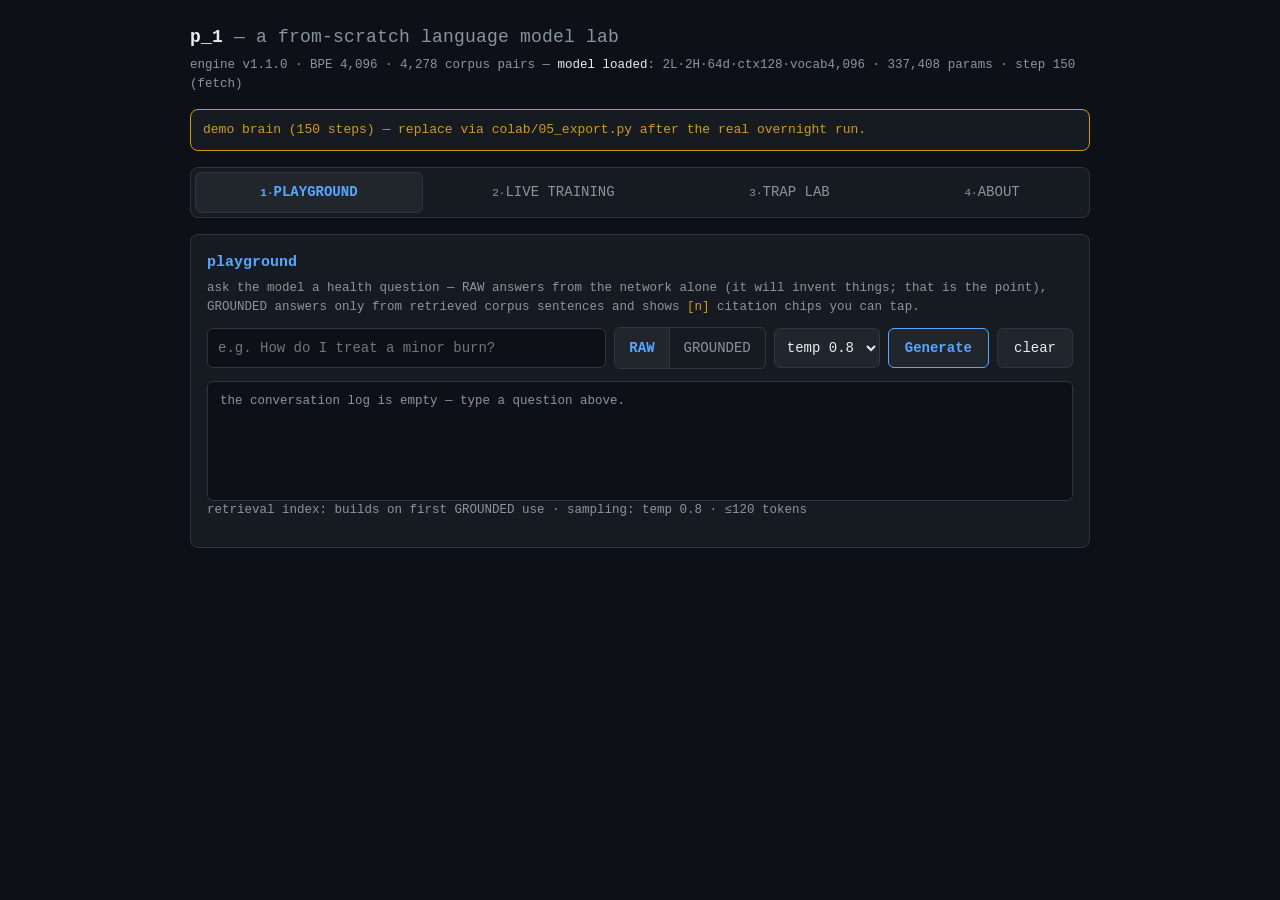
<file: docs/index.html>
<!DOCTYPE html>
<html lang="en">
<head>
<meta charset="utf-8">
<meta name="viewport" content="width=device-width, initial-scale=1">
<meta name="description" content="p_1 — a from-scratch language model lab: playground, live training, trap lab, about.">
<title>p_1 — a from-scratch language model lab</title>
<link rel="stylesheet" href="style.css">
</head>
<body>
<div class="wrap">

  <!-- ================================================================ header -->
  <header class="lab">
    <h1>p_1 <span class="dim">— a from-scratch language model lab</span></h1>
    <div class="statusline" id="status-line">loading: engine · tokenizer · weights …</div>
  </header>
  <div class="banner warn" id="demo-banner" hidden></div>
  <div class="banner err" id="boot-error" hidden></div>

  <!-- =============================================================== tab bar -->
  <nav class="tabbar" role="tablist" aria-label="lab sections">
    <button role="tab" id="tab-playground"   aria-controls="panel-playground"   aria-selected="true"  tabindex="0"><span class="tkey">1·</span>PLAYGROUND</button>
    <button role="tab" id="tab-training"     aria-controls="panel-training"     aria-selected="false" tabindex="-1"><span class="tkey">2·</span>LIVE TRAINING</button>
    <button role="tab" id="tab-traps"        aria-controls="panel-traps"        aria-selected="false" tabindex="-1"><span class="tkey">3·</span>TRAP LAB</button>
    <button role="tab" id="tab-about"        aria-controls="panel-about"        aria-selected="false" tabindex="-1"><span class="tkey">4·</span>ABOUT</button>
  </nav>

  <!-- ============================================================ PLAYGROUND -->
  <section role="tabpanel" id="panel-playground" aria-labelledby="tab-playground" tabindex="0">
    <div class="panel">
      <h2>playground</h2>
      <p class="note" id="pg-note">ask the model a health question — RAW answers from the network alone
      (it will invent things; that is the point), GROUNDED answers only from retrieved corpus sentences
      and shows <span class="warntx">[n]</span> citation chips you can tap.</p>

      <div class="banner err" id="pg-error" hidden></div>

      <form class="controls" id="pg-form">
        <label for="pg-q" class="sr-only">question</label>
        <input type="text" id="pg-q" name="q" autocomplete="off" spellcheck="false"
               placeholder="e.g. How do I treat a minor burn?">
        <div class="segmented" role="group" aria-label="answer mode">
          <button type="button" id="pg-mode-raw" aria-pressed="true">RAW</button>
          <button type="button" id="pg-mode-grounded" aria-pressed="false">GROUNDED</button>
        </div>
        <label for="pg-sampling" class="sr-only">sampling</label>
        <select id="pg-sampling" title="RAW sampling">
          <option value="0.8" selected>temp 0.8</option>
          <option value="greedy">greedy</option>
        </select>
        <button type="submit" id="pg-go" class="primary">Generate</button>
        <button type="button" id="pg-stop" hidden>stop</button>
        <button type="button" id="pg-clear" title="clear the conversation log">clear</button>
      </form>

      <div class="log" id="pg-log" aria-live="polite">
        <div class="note" id="pg-placeholder">the conversation log is empty — type a question above.</div>
      </div>
      <p class="note" id="pg-foot"></p>
    </div>
  </section>

  <!-- ========================================================= LIVE TRAINING -->
  <section role="tabpanel" id="panel-training" aria-labelledby="tab-training" tabindex="0" hidden>
    <div class="panel">
      <h2>live training — the baby</h2>
      <p class="note"><b>What the baby is:</b> a char-level Config A transformer
      (2 layers · 4 heads · 128 d_model · ctx 256, ~550k params) built on the same handmade
      engine, trained <b>live in your tab</b> with the from-scratch AdamW on the first 500
      corpus Q&amp;A pairs. Watch the loss fall and the sample turn from noise into Q&amp;A shapes —
      this is the Task 6 demo, embedded untouched. The big sibling in PLAYGROUND is the byte-BPE
      Config B checkpoint.</p>
      <div class="iframe-wrap">
        <iframe id="training-frame" data-src="train_demo.html"
                title="p_1 live training demo (train_demo.html)" loading="lazy"></iframe>
      </div>
      <p class="note">heavy — the trainer only runs while you press <b>start</b> inside the frame.</p>
    </div>
  </section>

  <!-- ============================================================== TRAP LAB -->
  <section role="tabpanel" id="panel-traps" aria-labelledby="tab-traps" tabindex="0" hidden>
    <div class="panel">
      <h2>trap lab</h2>
      <p class="note">runs all <b>20 myth-traps</b> (folk beliefs the corpus actively corrects) and
      <b>20 unanswerables</b> (questions no honest corpus can settle) through the model twice:
      <span class="badtx">RAW</span> (network alone) vs <span class="ok">GROUNDED</span>
      (retrieval + extractive answer). Every answer is claim-split and verified against its top-3
      retrieved chunks; myth answers are also compared against the folk belief they could parrot.</p>

      <div class="banner err" id="tr-error" hidden></div>

      <div class="statrow" id="tr-summary">
        <div class="stat"><div class="v dim" id="tr-s1">–</div><div class="k">myths parroted · RAW</div></div>
        <div class="stat"><div class="v dim" id="tr-s2">–</div><div class="k">myths parroted · GROUNDED</div></div>
        <div class="stat"><div class="v dim" id="tr-s3">–</div><div class="k">unanswerables refused · RAW</div></div>
        <div class="stat"><div class="v dim" id="tr-s4">–</div><div class="k">unanswerables refused · GROUNDED</div></div>
      </div>

      <div class="controls">
        <button type="button" id="tr-run" class="primary">run the traps</button>
        <button type="button" id="tr-cancel" hidden>cancel</button>
      </div>
      <div class="progress" id="tr-progress" role="progressbar" aria-valuemin="0" aria-valuemax="40" aria-valuenow="0"><i></i></div>
      <p class="progline" id="tr-progline">not running.</p>

      <div class="legend">
        claim chips: <span class="badge v-supported">✓ supported</span>
        <span class="badge v-unsupported">✗ unsupported</span>
        <span class="badge v-not-in-corpus">∅ not-in-corpus</span>
        <span class="badge v-refused">refused</span>
        · flags: <span class="badge f-parrot">myth parroted</span>
        <span class="badge f-clean">clean / not parroting</span>
      </div>

      <div id="tr-results"></div>
    </div>
  </section>

  <!-- ================================================================= ABOUT -->
  <section role="tabpanel" id="panel-about" aria-labelledby="tab-about" tabindex="0" hidden>
    <div class="panel">
      <h2>what p_1 is</h2>
      <p class="note">p_1 is a small language model raised from nothing — no PyTorch, no libraries,
      no pretrained anything: an autograd engine, a byte-level BPE tokenizer, a transformer and
      AdamW, all written by hand and taught to each other in JS + Python twins. It is trained on a
      tiny health Q&amp;A corpus and served whole in your browser — you are talking to the weights
      right now, not to an API.</p>
      <p class="note">The experiment: does <b>grounding</b> (answering only from retrieved corpus
      sentences), <b>verification</b> (claim-by-claim checking against the evidence) and
      <b>abstention</b> (refusing what the corpus cannot settle) reduce hallucination — measured on
      a model that hallucinates <i>by construction</i>? A myth-contamination A/B (same model trained
      with and without folk-belief traps in the corpus) probes where the nonsense comes from.</p>
    </div>

    <div class="panel">
      <h2>latest metrics</h2>
      <div class="banner warn" id="ab-stub" hidden>demo metrics (stub answerer) — run colab/08_eval.ipynb for real numbers.</div>
      <div class="table-scroll" id="ab-metrics"></div>
      <p class="note" id="ab-metrics-note"></p>
    </div>

    <div class="panel">
      <h2>every part handmade</h2>
      <ul class="credits">
        <li><b>engine</b> — <code>tensor.js</code>: reverse-mode autograd, broadcasting, fused crossEntropy, iterative backward.</li>
        <li><b>tokenizer</b> — <code>tokenizer.js</code>: byte-level BPE, 4,096 vocab, GPT-2-style rank merging.</li>
        <li><b>transformer</b> — <code>model.js</code>: pre-LN decoder with weight-tied head, identical to the Python twin.</li>
        <li><b>AdamW</b> — <code>train.js</code>: decoupled weight decay, warmup, global-norm clipping.</li>
        <li><b>retrieval</b> — <code>retrieve.js</code>: inverted index, BM25 + tf-idf cosine over 4,278 chunks.</li>
        <li><b>verifier</b> — <code>verify.js</code>: claim splitting, content-F1 verdicts, myth comparator, refusal detection.</li>
        <li><b>weights bridge</b> — <code>weights.js</code>: parses the Colab-exported <code>web_model.bin</code> into the browser model.</li>
      </ul>
      <hr>
      <div class="linkrow">self-tests: <a href="tensor_test.html">tensor</a> ·
        <a href="tokenizer_test.html">tokenizer</a> · <a href="model_test.html">model</a> ·
        <a href="parity_test.html">JS↔NumPy parity</a> · <a href="retrieve_test.html">retrieval</a> ·
        <a href="train_demo.html">train demo</a></div>
    </div>

    <div class="panel">
      <h2>honest limitations</h2>
      <p class="note">This is a toy model that hallucinates on purpose — that IS the experiment, and
      the lab shows its failures as plainly as its successes. RAW mode invents folk remedies and
      wrong numbers; even GROUNDED mode is only as good as a 4,278-pair hobby corpus and a
      sentence-overlap verifier (no semantic understanding, no medical knowledge). Nothing here is
      medical advice: do not ask the baby for a diagnosis, ask a doctor.</p>
    </div>
  </section>

</div>

<!-- engine + models + tokenizer + retrieval + verification (all local, relative) -->
<script src="tensor.js"></script>
<script src="model.js"></script>
<script src="weights.js"></script>
<script src="tokenizer.js"></script>
<script src="tokenizer_data.js"></script>
<script src="retrieve.js"></script>
<script src="verify.js"></script>
<!-- data snapshots (file://-friendly; fetch is only the upgrade path) -->
<script src="data/corpus_docs.js"></script>
<script src="data/eval_mythtraps.js"></script>
<script src="data/eval_unanswerables.js"></script>
<script src="results/metrics.js"></script>
<!-- the lab -->
<script src="weights/web_model_data.js"></script>
<script src="app.js"></script>
</body>
</html>
</file>
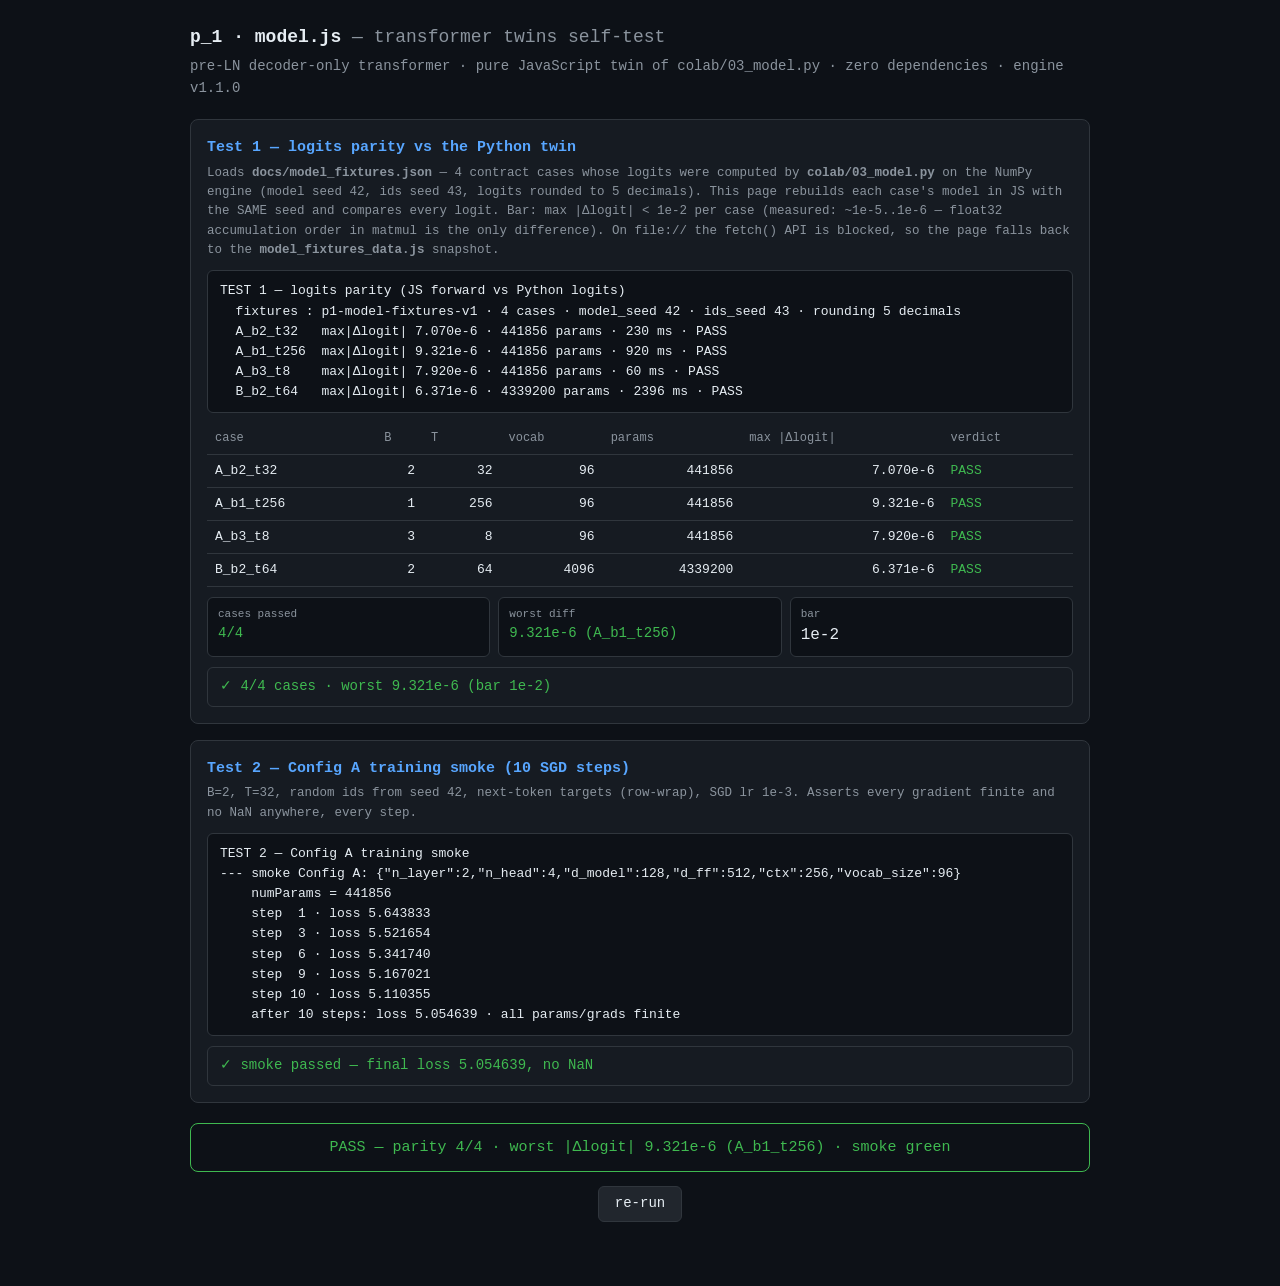
<file: docs/model_test.html>
<!DOCTYPE html>
<html lang="en">
<head>
<meta charset="utf-8">
<meta name="viewport" content="width=device-width, initial-scale=1">
<title>p_1 · model.js — transformer twins self-test</title>
<style>
  :root {
    --bg: #0d1117; --panel: #161b22; --line: #30363d;
    --tx: #e6edf3; --dim: #8b949e; --ok: #3fb950; --bad: #f85149; --acc: #58a6ff;
  }
  * { box-sizing: border-box; }
  body {
    background: var(--bg); color: var(--tx); margin: 0; padding: 24px 16px 64px;
    font: 14px/1.55 ui-monospace, SFMono-Regular, Menlo, Consolas, "Liberation Mono", monospace;
  }
  .wrap { max-width: 900px; margin: 0 auto; }
  h1 { font-size: 18px; margin: 0 0 4px; }
  h1 .dim { font-weight: normal; }
  .sub { color: var(--dim); margin-bottom: 20px; }
  .panel {
    background: var(--panel); border: 1px solid var(--line);
    border-radius: 8px; padding: 16px; margin: 16px 0;
  }
  .panel h2 { font-size: 15px; margin: 0 0 4px; color: var(--acc); }
  .note { color: var(--dim); font-size: 12.5px; margin: 0 0 10px; }
  .log {
    white-space: pre-wrap; word-break: break-all; font-size: 13px;
    background: var(--bg); border: 1px solid var(--line); border-radius: 6px;
    padding: 10px 12px; min-height: 20px; max-height: 420px; overflow-y: auto;
  }
  .status {
    margin-top: 10px; padding: 8px 12px; border: 1px solid var(--line);
    border-radius: 6px; font-size: 14px;
  }
  .ok  { color: var(--ok); }
  .bad { color: var(--bad); }
  .dim { color: var(--dim); }
  .banner {
    margin-top: 20px; padding: 12px; text-align: center; font-size: 15px;
    border: 1px solid var(--line); border-radius: 8px;
  }
  .banner.pass { border-color: var(--ok); color: var(--ok); }
  .banner.fail { border-color: var(--bad); color: var(--bad); }
  button {
    background: #21262d; color: var(--tx); border: 1px solid var(--line);
    border-radius: 6px; padding: 6px 16px; cursor: pointer; font: inherit;
  }
  button:hover { background: #30363d; }
  /* per-case table */
  table { width: 100%; border-collapse: collapse; margin-top: 10px; font-size: 13px; }
  th, td { text-align: left; padding: 6px 8px; border-bottom: 1px solid var(--line); }
  th { color: var(--dim); font-weight: normal; font-size: 12px; }
  td.num { text-align: right; }
  .verdict-pass { color: var(--ok); }
  .verdict-fail { color: var(--bad); }
  .metrics { display: flex; flex-wrap: wrap; gap: 8px; margin-top: 10px; }
  .metric {
    flex: 1 1 130px; background: var(--bg); border: 1px solid var(--line);
    border-radius: 6px; padding: 8px 10px;
  }
  .metric .k { color: var(--dim); font-size: 11px; }
  .metric .v { font-size: 16px; }
</style>
</head>
<body>
<div class="wrap">
  <h1>p_1 · model.js <span class="dim">— transformer twins self-test</span></h1>
  <div class="sub">pre-LN decoder-only transformer · pure JavaScript twin of colab/03_model.py · zero dependencies · <span id="ver"></span></div>

  <div class="panel">
    <h2>Test 1 — logits parity vs the Python twin</h2>
    <p class="note">Loads <b>docs/model_fixtures.json</b> — 4 contract cases whose logits were computed by
    <b>colab/03_model.py</b> on the NumPy engine (model seed 42, ids seed 43, logits rounded to 5 decimals).
    This page rebuilds each case's model in JS with the SAME seed and compares every logit.
    Bar: max |Δlogit| &lt; 1e-2 per case (measured: ~1e-5..1e-6 — float32 accumulation order in matmul is the only difference).
    On file:// the fetch() API is blocked, so the page falls back to the <b>model_fixtures_data.js</b> snapshot.</p>
    <div class="log" id="t1-log">loading…</div>
    <table id="t1-table">
      <thead><tr><th>case</th><th class="num">B</th><th class="num">T</th><th class="num">vocab</th><th class="num">params</th><th class="num">max |Δlogit|</th><th>verdict</th></tr></thead>
      <tbody id="t1-body"></tbody>
    </table>
    <div class="metrics">
      <div class="metric"><div class="k">cases passed</div><div class="v" id="m-pass">–</div></div>
      <div class="metric"><div class="k">worst diff</div><div class="v" id="m-worst">–</div></div>
      <div class="metric"><div class="k">bar</div><div class="v">1e-2</div></div>
    </div>
    <div class="status" id="t1-status">…</div>
  </div>

  <div class="panel">
    <h2>Test 2 — Config A training smoke (10 SGD steps)</h2>
    <p class="note">B=2, T=32, random ids from seed 42, next-token targets (row-wrap), SGD lr 1e-3.
    Asserts every gradient finite and no NaN anywhere, every step.</p>
    <div class="log" id="t2-log">running…</div>
    <div class="status" id="t2-status">…</div>
  </div>

  <div class="banner" id="banner">running…</div>
  <div style="text-align:center; margin-top:14px">
    <button onclick="location.reload()">re-run</button>
  </div>
</div>

<script src="tensor.js"></script>
<script src="model.js"></script>
<script>
'use strict';
document.getElementById('ver').textContent = 'engine v' + window.P1.VERSION;

const el = (id) => document.getElementById(id);
function logTo(id, line, replace) {
  const d = el(id);
  if (replace || d.textContent === 'loading…' || d.textContent === 'running…') d.textContent = '';
  d.textContent += line + '\n';
  d.scrollTop = d.scrollHeight;
}
const tick = () => new Promise(r => setTimeout(r, 0));

/* data loading: fetch (http://) first, then the file:// fallback — dynamically
   injecting model_fixtures_data.js (window.P1_MODEL_FIXTURES), regenerated by
   colab/gen_model_fixtures.py next to this page. */
function loadScript(src) {
  return new Promise((res, rej) => {
    const s = document.createElement('script');
    s.src = src; s.onload = () => res(true);
    s.onerror = () => rej(new Error('script load failed: ' + src));
    document.head.appendChild(s);
  });
}
async function loadFixtures(log) {
  try {
    const r = await fetch('model_fixtures.json');
    if (r.ok) { log('fixtures via fetch(model_fixtures.json)'); return await r.json(); }
    log('fetch model_fixtures.json -> HTTP ' + r.status);
  } catch (e) {
    log('fetch() unavailable here (' + (e.message || 'blocked') + ')');
  }
  log('falling back to model_fixtures_data.js (file:// snapshot)…');
  await loadScript('model_fixtures_data.js');
  if (!window.P1_MODEL_FIXTURES) {
    throw new Error('model_fixtures_data.js loaded but window.P1_MODEL_FIXTURES missing — regenerate via colab/gen_model_fixtures.py');
  }
  return window.P1_MODEL_FIXTURES;
}

let PARITY_OK = false, SMOKE_OK = false;

async function test1(fixtures) {
  const log = (s, r) => logTo('t1-log', s, r);
  log('TEST 1 — logits parity (JS forward vs Python logits)', true);
  log('  fixtures : ' + fixtures.format + ' · ' + fixtures.cases.length + ' cases · model_seed ' +
      fixtures.model_seed + ' · ids_seed ' + fixtures.ids_seed +
      ' · rounding ' + fixtures.rounding_decimals + ' decimals');
  const body = el('t1-body');
  body.innerHTML = '';
  let pass = 0, worst = 0, worstCase = '';
  for (let i = 0; i < fixtures.cases.length; i++) {
    const c = fixtures.cases[i];
    await tick();
    const model = new P1.Transformer(c.config, c.model_seed);
    const B = c.B, T = c.T, V = c.config.vocab_size;
    const ids = [];
    for (const row of c.ids) for (const t of row) ids.push(t);
    const t0 = performance.now();
    const logits = model.forward(ids, B);
    const ms = Math.round(performance.now() - t0);
    let maxDiff = 0;
    for (let b = 0; b < B; b++) {
      for (let t = 0; t < T; t++) {
        const row = c.logits[b][t], off = (b * T + t) * V;
        for (let j = 0; j < V; j++) {
          const d = Math.abs(logits.data[off + j] - row[j]);
          if (d > maxDiff) maxDiff = d;
        }
      }
    }
    const ok = maxDiff < 1e-2 && model.numParams() === c.num_params;
    if (ok) pass++;
    if (maxDiff > worst) { worst = maxDiff; worstCase = c.name; }
    const tr = document.createElement('tr');
    tr.innerHTML = '<td>' + c.name + '</td>' +
      '<td class="num">' + B + '</td><td class="num">' + T + '</td>' +
      '<td class="num">' + V + '</td><td class="num">' + model.numParams() + '</td>' +
      '<td class="num">' + maxDiff.toExponential(3) + '</td>' +
      '<td class="' + (ok ? 'verdict-pass' : 'verdict-fail') + '">' + (ok ? 'PASS' : 'FAIL') + '</td>';
    body.appendChild(tr);
    log('  ' + c.name.padEnd(10) + ' max|Δlogit| ' + maxDiff.toExponential(3) +
        ' · ' + model.numParams() + ' params · ' + ms + ' ms · ' + (ok ? 'PASS' : 'FAIL'));
  }
  PARITY_OK = pass === fixtures.cases.length;
  el('m-pass').textContent = pass + '/' + fixtures.cases.length;
  el('m-pass').className = PARITY_OK ? 'ok' : 'bad';
  el('m-worst').textContent = worst.toExponential(3) + ' (' + worstCase + ')';
  el('m-worst').className = PARITY_OK ? 'ok' : 'bad';
  el('t1-status').textContent = PARITY_OK
    ? ('✓ ' + pass + '/' + fixtures.cases.length + ' cases · worst ' + worst.toExponential(3) + ' (bar 1e-2)')
    : ('✗ parity FAILED — worst ' + worst.toExponential(3) + ' at ' + worstCase);
  el('t1-status').className = PARITY_OK ? 'status ok' : 'status bad';
}

async function test2() {
  const log = (s, r) => logTo('t2-log', s, r);
  log('TEST 2 — Config A training smoke', true);
  try {
    await tick();
    const res = P1.MODEL.smoke(P1.MODEL.CONFIG_A, 'Config A', (s) => log(s));
    SMOKE_OK = true;
    el('t2-status').textContent = '✓ smoke passed — final loss ' + res.loss.toFixed(6) + ', no NaN';
    el('t2-status').className = 'status ok';
  } catch (e) {
    SMOKE_OK = false;
    log('  ✗ ' + (e.stack || e.message));
    el('t2-status').textContent = '✗ smoke FAILED — ' + e.message;
    el('t2-status').className = 'status bad';
  }
}

(async function main() {
  const banner = el('banner');
  try {
    const fixtures = await loadFixtures((s) => logTo('t1-log', s));
    await test1(fixtures);
    await test2();
    if (PARITY_OK && SMOKE_OK) {
      banner.textContent = 'PASS — parity ' + el('m-pass').textContent + ' · worst |Δlogit| ' + el('m-worst').textContent + ' · smoke green';
      banner.className = 'banner pass';
    } else {
      banner.textContent = 'FAIL — see panels above';
      banner.className = 'banner fail';
    }
  } catch (e) {
    banner.textContent = 'FAIL — ' + (e.message || e);
    banner.className = 'banner fail';
  }
})();
</script>
</body>
</html>
</file>
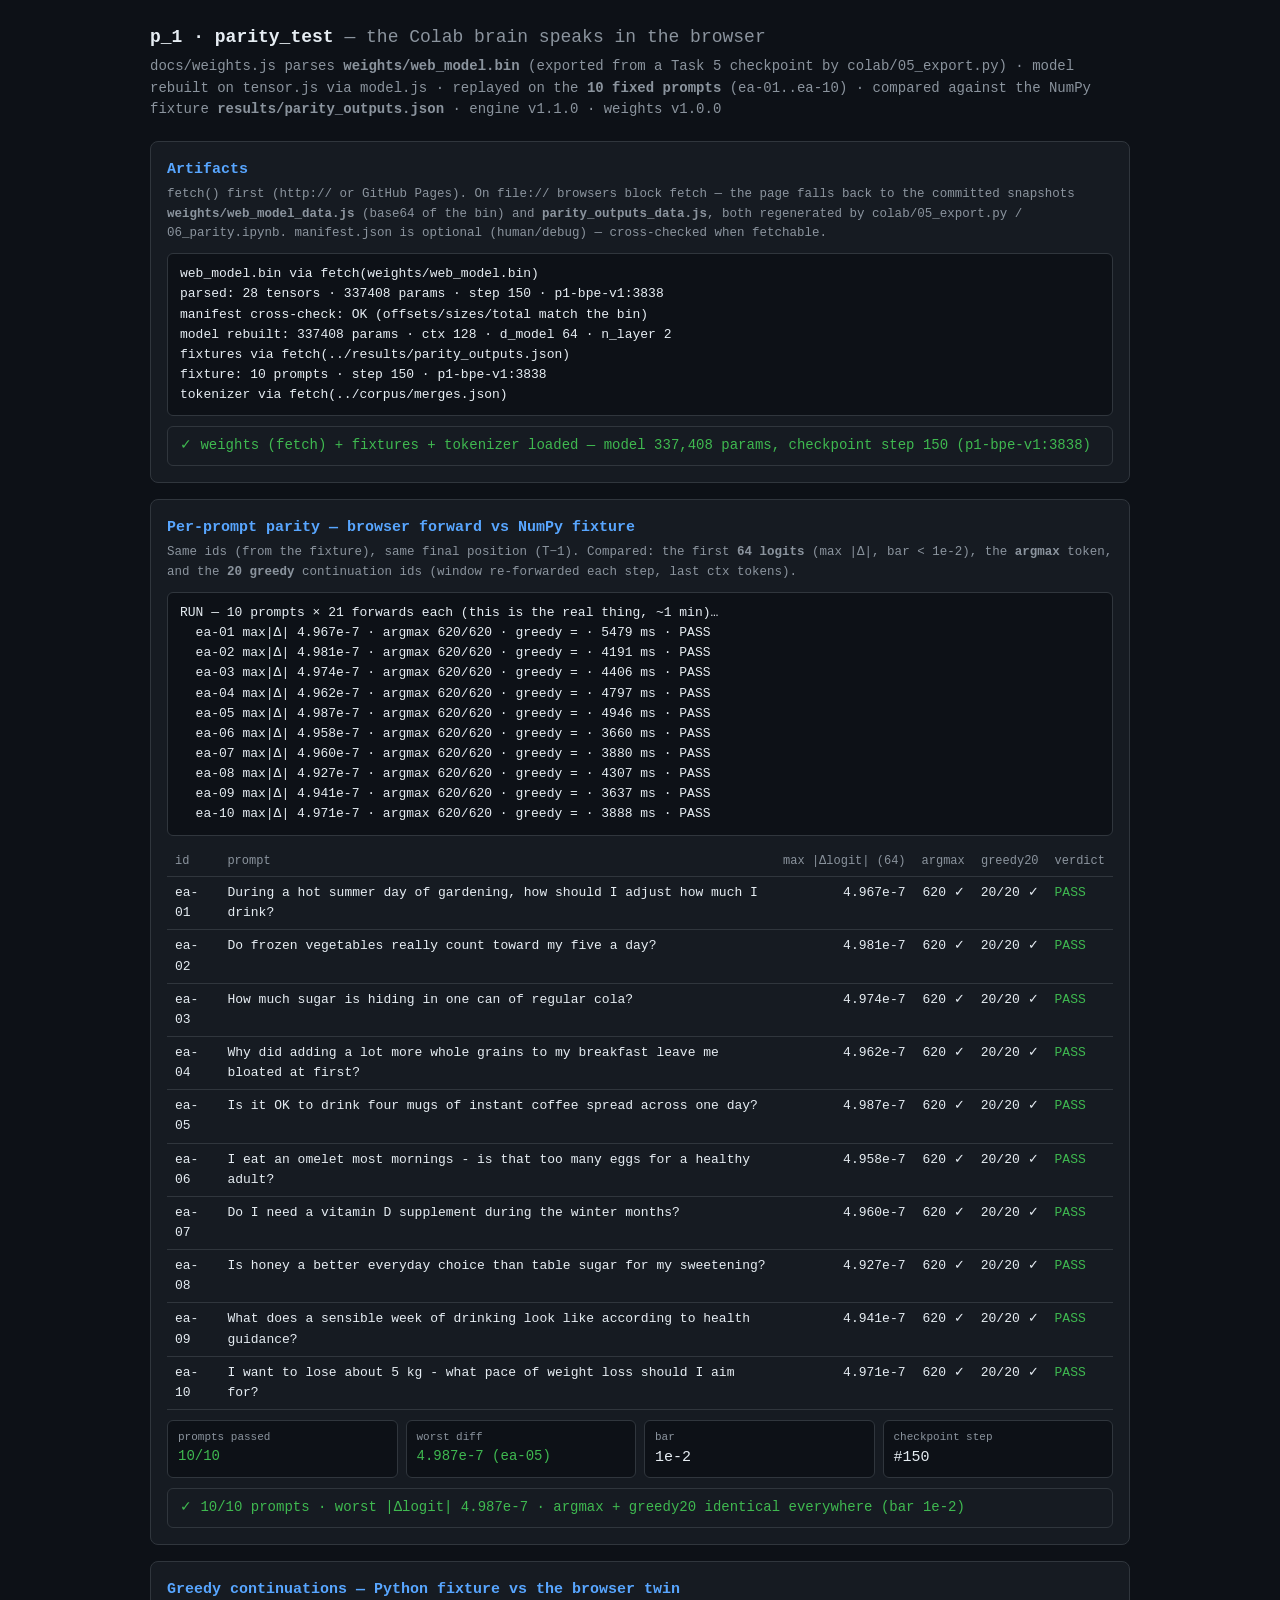
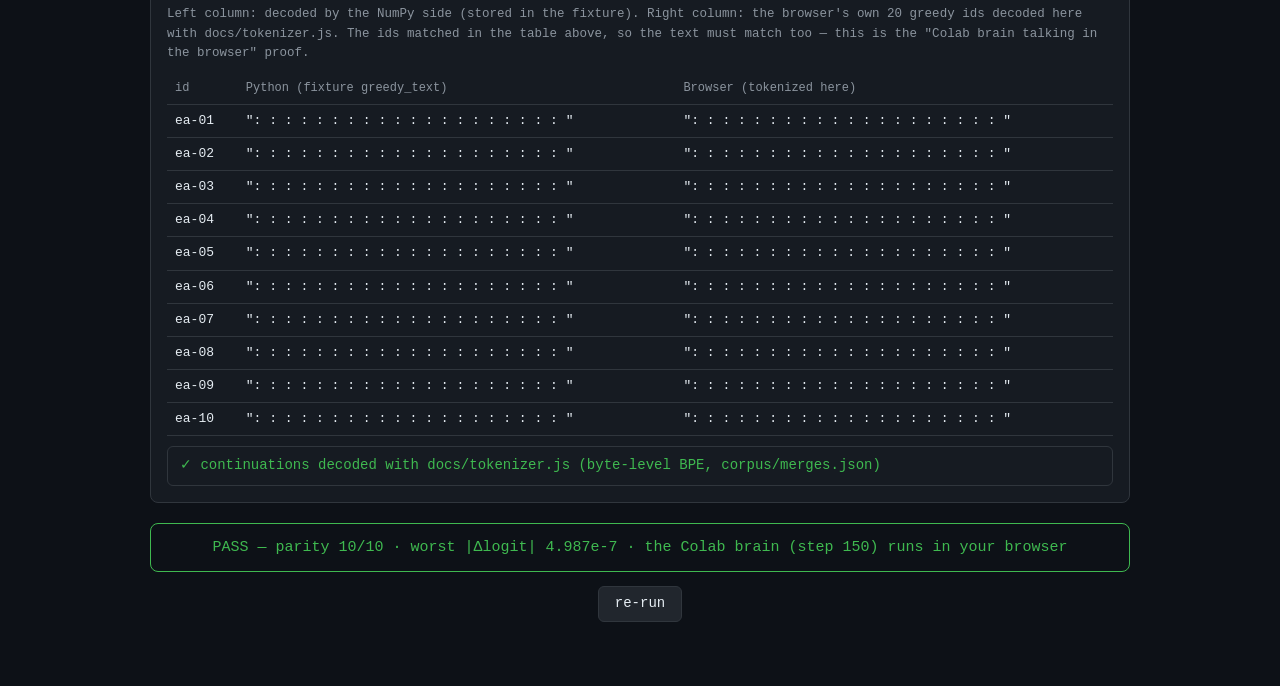
<file: docs/parity_test.html>
<!DOCTYPE html>
<html lang="en">
<head>
<meta charset="utf-8">
<meta name="viewport" content="width=device-width, initial-scale=1">
<title>p_1 · parity_test — the Colab brain speaks in the browser</title>
<style>
  :root {
    --bg: #0d1117; --panel: #161b22; --line: #30363d;
    --tx: #e6edf3; --dim: #8b949e; --ok: #3fb950; --bad: #f85149; --acc: #58a6ff;
  }
  * { box-sizing: border-box; }
  body {
    background: var(--bg); color: var(--tx); margin: 0; padding: 24px 16px 64px;
    font: 14px/1.55 ui-monospace, SFMono-Regular, Menlo, Consolas, "Liberation Mono", monospace;
  }
  .wrap { max-width: 980px; margin: 0 auto; }
  h1 { font-size: 18px; margin: 0 0 4px; }
  h1 .dim { font-weight: normal; }
  .sub { color: var(--dim); margin-bottom: 20px; }
  .panel {
    background: var(--panel); border: 1px solid var(--line);
    border-radius: 8px; padding: 16px; margin: 16px 0;
  }
  .panel h2 { font-size: 15px; margin: 0 0 4px; color: var(--acc); }
  .note { color: var(--dim); font-size: 12.5px; margin: 0 0 10px; }
  .log {
    white-space: pre-wrap; word-break: break-all; font-size: 13px;
    background: var(--bg); border: 1px solid var(--line); border-radius: 6px;
    padding: 10px 12px; min-height: 20px; max-height: 300px; overflow-y: auto;
  }
  .status {
    margin-top: 10px; padding: 8px 12px; border: 1px solid var(--line);
    border-radius: 6px; font-size: 14px;
  }
  .ok  { color: var(--ok); }
  .bad { color: var(--bad); }
  .dim { color: var(--dim); }
  .banner {
    margin-top: 20px; padding: 12px; text-align: center; font-size: 15px;
    border: 1px solid var(--line); border-radius: 8px;
  }
  .banner.pass { border-color: var(--ok); color: var(--ok); }
  .banner.fail { border-color: var(--bad); color: var(--bad); }
  button {
    background: #21262d; color: var(--tx); border: 1px solid var(--line);
    border-radius: 6px; padding: 6px 16px; cursor: pointer; font: inherit;
  }
  button:hover { background: #30363d; }
  table { width: 100%; border-collapse: collapse; margin-top: 10px; font-size: 13px; }
  th, td { text-align: left; padding: 6px 8px; border-bottom: 1px solid var(--line); vertical-align: top; }
  th { color: var(--dim); font-weight: normal; font-size: 12px; }
  td.num, th.num { text-align: right; white-space: nowrap; }
  .verdict-pass { color: var(--ok); }
  .verdict-fail { color: var(--bad); }
  .metrics { display: flex; flex-wrap: wrap; gap: 8px; margin-top: 10px; }
  .metric {
    flex: 1 1 130px; background: var(--bg); border: 1px solid var(--line);
    border-radius: 6px; padding: 8px 10px;
  }
  .metric .k { color: var(--dim); font-size: 11px; }
  .metric .v { font-size: 15px; }
  .cont { max-width: 340px; }
</style>
</head>
<body>
<div class="wrap">
  <h1>p_1 · parity_test <span class="dim">— the Colab brain speaks in the browser</span></h1>
  <div class="sub">docs/weights.js parses <b>weights/web_model.bin</b> (exported from a Task 5 checkpoint by
  colab/05_export.py) · model rebuilt on tensor.js via model.js · replayed on the <b>10 fixed prompts</b>
  (ea-01..ea-10) · compared against the NumPy fixture <b>results/parity_outputs.json</b> ·
  <span id="ver"></span></div>

  <div class="panel">
    <h2>Artifacts</h2>
    <p class="note">fetch() first (http:// or GitHub Pages). On file:// browsers block fetch — the page
    falls back to the committed snapshots <b>weights/web_model_data.js</b> (base64 of the bin) and
    <b>parity_outputs_data.js</b>, both regenerated by colab/05_export.py / 06_parity.ipynb.
    manifest.json is optional (human/debug) — cross-checked when fetchable.</p>
    <div class="log" id="load-log">loading…</div>
    <div class="status" id="load-status">…</div>
  </div>

  <div class="panel">
    <h2>Per-prompt parity — browser forward vs NumPy fixture</h2>
    <p class="note">Same ids (from the fixture), same final position (T−1). Compared: the first
    <b>64 logits</b> (max |Δ|, bar &lt; 1e-2), the <b>argmax</b> token, and the <b>20 greedy</b>
    continuation ids (window re-forwarded each step, last ctx tokens).</p>
    <div class="log" id="run-log">running…</div>
    <table>
      <thead><tr><th>id</th><th>prompt</th><th class="num">max |Δlogit| (64)</th>
        <th class="num">argmax</th><th class="num">greedy20</th><th>verdict</th></tr></thead>
      <tbody id="run-body"></tbody>
    </table>
    <div class="metrics">
      <div class="metric"><div class="k">prompts passed</div><div class="v" id="m-pass">–</div></div>
      <div class="metric"><div class="k">worst diff</div><div class="v" id="m-worst">–</div></div>
      <div class="metric"><div class="k">bar</div><div class="v">1e-2</div></div>
      <div class="metric"><div class="k">checkpoint step</div><div class="v" id="m-step">–</div></div>
    </div>
    <div class="status" id="run-status">…</div>
  </div>

  <div class="panel">
    <h2>Greedy continuations — Python fixture vs the browser twin</h2>
    <p class="note">Left column: decoded by the NumPy side (stored in the fixture). Right column: the
    browser's own 20 greedy ids decoded here with docs/tokenizer.js. The ids matched in the table above,
    so the text must match too — this is the "Colab brain talking in the browser" proof.</p>
    <table>
      <thead><tr><th>id</th><th class="cont">Python (fixture greedy_text)</th><th class="cont">Browser (tokenized here)</th></tr></thead>
      <tbody id="cont-body"></tbody>
    </table>
    <div class="status" id="cont-status">…</div>
  </div>

  <div class="banner" id="banner">running…</div>
  <div style="text-align:center; margin-top:14px">
    <button onclick="location.reload()">re-run</button>
  </div>
</div>

<script src="tensor.js"></script>
<script src="model.js"></script>
<script src="tokenizer.js"></script>
<script src="weights.js"></script>
<script>
'use strict';
document.getElementById('ver').textContent =
  'engine v' + window.P1.VERSION + ' · weights v' + window.P1.weights.VERSION;

const el = (id) => document.getElementById(id);
function logTo(id, line, replace) {
  const d = el(id);
  if (replace || d.textContent === 'loading…' || d.textContent === 'running…') d.textContent = '';
  d.textContent += line + '\n';
  d.scrollTop = d.scrollHeight;
}
const tick = () => new Promise(r => setTimeout(r, 0));

function loadScript(src) {
  return new Promise((res, rej) => {
    const s = document.createElement('script');
    s.src = src; s.onload = () => res(true);
    s.onerror = () => rej(new Error('script load failed: ' + src));
    document.head.appendChild(s);
  });
}
function b64ToArrayBuffer(b64) {
  const bin = atob(b64);
  const u8 = new Uint8Array(bin.length);
  for (let i = 0; i < bin.length; i++) u8[i] = bin.charCodeAt(i);
  return u8.buffer;
}

/* ---- artifact loading: fetch first, file:// snapshots as fallback ---- */
async function loadBin(log) {
  try {
    const r = await fetch('weights/web_model.bin');
    if (!r.ok) throw new Error('HTTP ' + r.status);
    log('web_model.bin via fetch(weights/web_model.bin)');
    return { buf: await r.arrayBuffer(), via: 'fetch' };
  } catch (e) {
    log('fetch web_model.bin failed (' + (e.message || 'blocked') + ') — file:// fallback…');
  }
  await loadScript('weights/web_model_data.js');
  if (!window.P1_WEB_MODEL_B64) {
    throw new Error('weights/web_model_data.js missing — regenerate with ' +
                    'python3 colab/05_export.py --ckpt <ckpt> --out docs/weights');
  }
  log('web_model.bin via base64 snapshot (window.P1_WEB_MODEL_B64)');
  return { buf: b64ToArrayBuffer(window.P1_WEB_MODEL_B64), via: 'snapshot' };
}

async function loadFixtures(log) {
  try {
    const r = await fetch('../results/parity_outputs.json');
    if (r.ok) { log('fixtures via fetch(../results/parity_outputs.json)'); return await r.json(); }
    log('fetch ../results/parity_outputs.json -> HTTP ' + r.status);
  } catch (e) {
    log('fetch() fixtures unavailable here (' + (e.message || 'blocked') + ')');
  }
  log('falling back to parity_outputs_data.js (file:// snapshot)…');
  await loadScript('parity_outputs_data.js');
  if (!window.P1_PARITY_OUTPUTS) {
    throw new Error('parity_outputs_data.js loaded but window.P1_PARITY_OUTPUTS missing');
  }
  return window.P1_PARITY_OUTPUTS;
}

async function loadTokenizer(log) {
  try {
    const r = await fetch('../corpus/merges.json');
    if (r.ok) { log('tokenizer via fetch(../corpus/merges.json)'); return new P1.BPE(await r.json()); }
  } catch (e) { /* fall through */ }
  try {
    await loadScript('tokenizer_data.js');
    if (window.P1_TOKENIZER_DATA && window.P1_TOKENIZER_DATA.merges) {
      log('tokenizer via tokenizer_data.js snapshot');
      return new P1.BPE(window.P1_TOKENIZER_DATA.merges);
    }
  } catch (e) { /* fall through */ }
  log('tokenizer unavailable — browser column will show raw ids');
  return null;
}

/* ---- math (mirrors colab/05_export.py) ---- */
function argmaxFirst(row, off, n) {
  let best = 0, bv = -Infinity;
  for (let j = 0; j < n; j++) {
    const v = row[off + j];
    if (v > bv) { bv = v; best = j; }        // strict > = first max, like np.argmax
  }
  return best;
}
function finalRow(model, ids) {
  const logits = model.forward(ids, 1);       // [T, V], B = 1
  const V = model.config.vocab_size;
  const off = (ids.length - 1) * V;           // final position = last row
  return { row: logits.data, off: off, V: V };
}
function greedyContinue(model, ids, n) {
  const ctx = model.config.ctx, V = model.config.vocab_size;
  const seq = ids.slice(), out = [];
  for (let s = 0; s < n; s++) {
    const win = seq.length > ctx ? seq.slice(seq.length - ctx) : seq;
    const r = finalRow(model, win);
    const nxt = argmaxFirst(r.row, r.off, V);
    seq.push(nxt); out.push(nxt);
  }
  return out;
}

let RUN_OK = false;

async function main() {
  const banner = el('banner');
  const log = (s, r) => logTo('load-log', s, r);
  try {
    /* 1 · weights -------------------------------------------------------- */
    const bin = await loadBin(log);
    const parsed = P1.weights.parseWebModel(bin.buf);
    log('parsed: ' + parsed.tensors.size + ' tensors · ' + parsed.numParams +
        ' params · step ' + parsed.meta.step + ' · ' + parsed.meta.tokenizer_version);
    try {
      const r = await fetch('weights/manifest.json');
      if (r.ok) {
        P1.weights.checkManifest(parsed, await r.json());
        log('manifest cross-check: OK (offsets/sizes/total match the bin)');
      } else log('manifest fetch -> HTTP ' + r.status + ' (optional — skipped)');
    } catch (e) {
      log('manifest not fetchable here (optional — skipped)');
    }
    const model = P1.weights.buildModel(parsed, 0);
    log('model rebuilt: ' + model.numParams() + ' params · ctx ' + model.config.ctx +
        ' · d_model ' + model.config.d_model + ' · n_layer ' + model.config.n_layer);

    /* 2 · fixtures ------------------------------------------------------- */
    const fx = await loadFixtures(log);
    if (fx.format !== 'p1-parity-v1') throw new Error('fixture format ' + fx.format + ' != p1-parity-v1');
    log('fixture: ' + fx.prompts.length + ' prompts · step ' + fx.config.step +
        ' · ' + fx.config.tokenizer_version);

    /* 3 · tokenizer (decode display only) -------------------------------- */
    const tok = await loadTokenizer(log);

    el('load-status').textContent =
      '✓ weights (' + bin.via + ') + fixtures + tokenizer loaded — model ' +
      model.numParams().toLocaleString() + ' params, checkpoint step ' +
      parsed.meta.step + ' (' + parsed.meta.tokenizer_version + ')';
    el('load-status').className = 'status ok';

    el('m-step').textContent = '#' + fx.config.step;

    /* 4 · per-prompt parity ---------------------------------------------- */
    const rlog = (s) => logTo('run-log', s);
    rlog('RUN — 10 prompts × ' + (1 + 20) + ' forwards each (this is the real thing, ~1 min)…');
    const body = el('run-body'); body.innerHTML = '';
    const cbody = el('cont-body'); cbody.innerHTML = '';
    const BAR = 1e-2;
    let pass = 0, worst = 0, worstId = '';
    for (let i = 0; i < fx.prompts.length; i++) {
      const p = fx.prompts[i];
      await tick();
      const t0 = performance.now();
      const r = finalRow(model, p.ids);
      const n = Math.min(64, p.logits_first.length);
      let maxDiff = 0;
      for (let j = 0; j < n; j++) {
        const d = Math.abs(r.row[r.off + j] - p.logits_first[j]);
        if (d > maxDiff) maxDiff = d;
      }
      const amB = argmaxFirst(r.row, r.off, r.V);
      const amF = p.argmax_top5[0][0];
      const argmaxOk = amB === amF;
      const gB = greedyContinue(model, p.ids, 20);
      const gF = p.greedy_next20;
      const greedyOk = gB.length === gF.length && gB.every((v, k) => v === gF[k]);
      const ok = maxDiff < BAR && argmaxOk && greedyOk;
      if (ok) pass++;
      if (maxDiff > worst) { worst = maxDiff; worstId = p.id; }

      const tr = document.createElement('tr');
      const tdId = document.createElement('td'); tdId.textContent = p.id; tr.appendChild(tdId);
      const tdTx = document.createElement('td'); tdTx.textContent = p.text; tr.appendChild(tdTx);
      const tdD = document.createElement('td'); tdD.className = 'num';
      tdD.textContent = maxDiff.toExponential(3); tr.appendChild(tdD);
      const tdA = document.createElement('td'); tdA.className = 'num';
      tdA.textContent = amB + (argmaxOk ? ' ✓' : ' ✗ (fixture ' + amF + ')');
      if (!argmaxOk) tdA.className += ' verdict-fail';
      tr.appendChild(tdA);
      const tdG = document.createElement('td'); tdG.className = 'num';
      tdG.textContent = greedyOk ? '20/20 ✓' : '✗ mismatch';
      if (!greedyOk) tdG.className += ' verdict-fail';
      tr.appendChild(tdG);
      const tdV = document.createElement('td');
      tdV.textContent = ok ? 'PASS' : 'FAIL';
      tdV.className = ok ? 'verdict-pass' : 'verdict-fail';
      tr.appendChild(tdV);
      body.appendChild(tr);
      rlog('  ' + p.id + ' max|Δ| ' + maxDiff.toExponential(3) +
           ' · argmax ' + amB + '/' + amF + ' · greedy ' + (greedyOk ? '=' : '≠') +
           ' · ' + Math.round(performance.now() - t0) + ' ms · ' + (ok ? 'PASS' : 'FAIL'));

      const cr = document.createElement('tr');
      const cid = document.createElement('td'); cid.textContent = p.id; cr.appendChild(cid);
      const cpy = document.createElement('td'); cpy.className = 'cont';
      cpy.textContent = JSON.stringify(p.greedy_text); cr.appendChild(cpy);
      const cjs = document.createElement('td'); cjs.className = 'cont';
      cjs.textContent = tok ? JSON.stringify(tok.decode(gB)) : '[' + gB.join(', ') + ']';
      cr.appendChild(cjs);
      cbody.appendChild(cr);
    }
    RUN_OK = pass === fx.prompts.length;
    el('m-pass').textContent = pass + '/' + fx.prompts.length;
    el('m-pass').className = RUN_OK ? 'ok' : 'bad';
    el('m-worst').textContent = worst.toExponential(3) + ' (' + worstId + ')';
    el('m-worst').className = RUN_OK ? 'ok' : 'bad';
    el('run-status').textContent = RUN_OK
      ? ('✓ ' + pass + '/' + fx.prompts.length + ' prompts · worst |Δlogit| ' +
         worst.toExponential(3) + ' · argmax + greedy20 identical everywhere (bar 1e-2)')
      : ('✗ parity FAILED — worst ' + worst.toExponential(3) + ' at ' + worstId);
    el('run-status').className = 'status ' + (RUN_OK ? 'ok' : 'bad');
    el('cont-status').textContent = tok
      ? '✓ continuations decoded with docs/tokenizer.js (byte-level BPE, corpus/merges.json)'
      : 'tokenizer snapshot unavailable — browser column shows raw ids';
    el('cont-status').className = 'status ' + (tok ? 'ok' : '');

    banner.textContent = RUN_OK
      ? ('PASS — parity ' + pass + '/' + fx.prompts.length + ' · worst |Δlogit| ' +
         worst.toExponential(3) + ' · the Colab brain (step ' + fx.config.step +
         ') runs in your browser')
      : 'FAIL — see panels above';
    banner.className = 'banner ' + (RUN_OK ? 'pass' : 'fail');
  } catch (e) {
    logTo('load-log', '✗ ' + (e.stack || e.message || e));
    el('load-status').textContent = '✗ ' + (e.message || e);
    el('load-status').className = 'status bad';
    banner.textContent = 'FAIL — ' + (e.message || e);
    banner.className = 'banner fail';
  }
}
main();
</script>
</body>
</html>
</file>
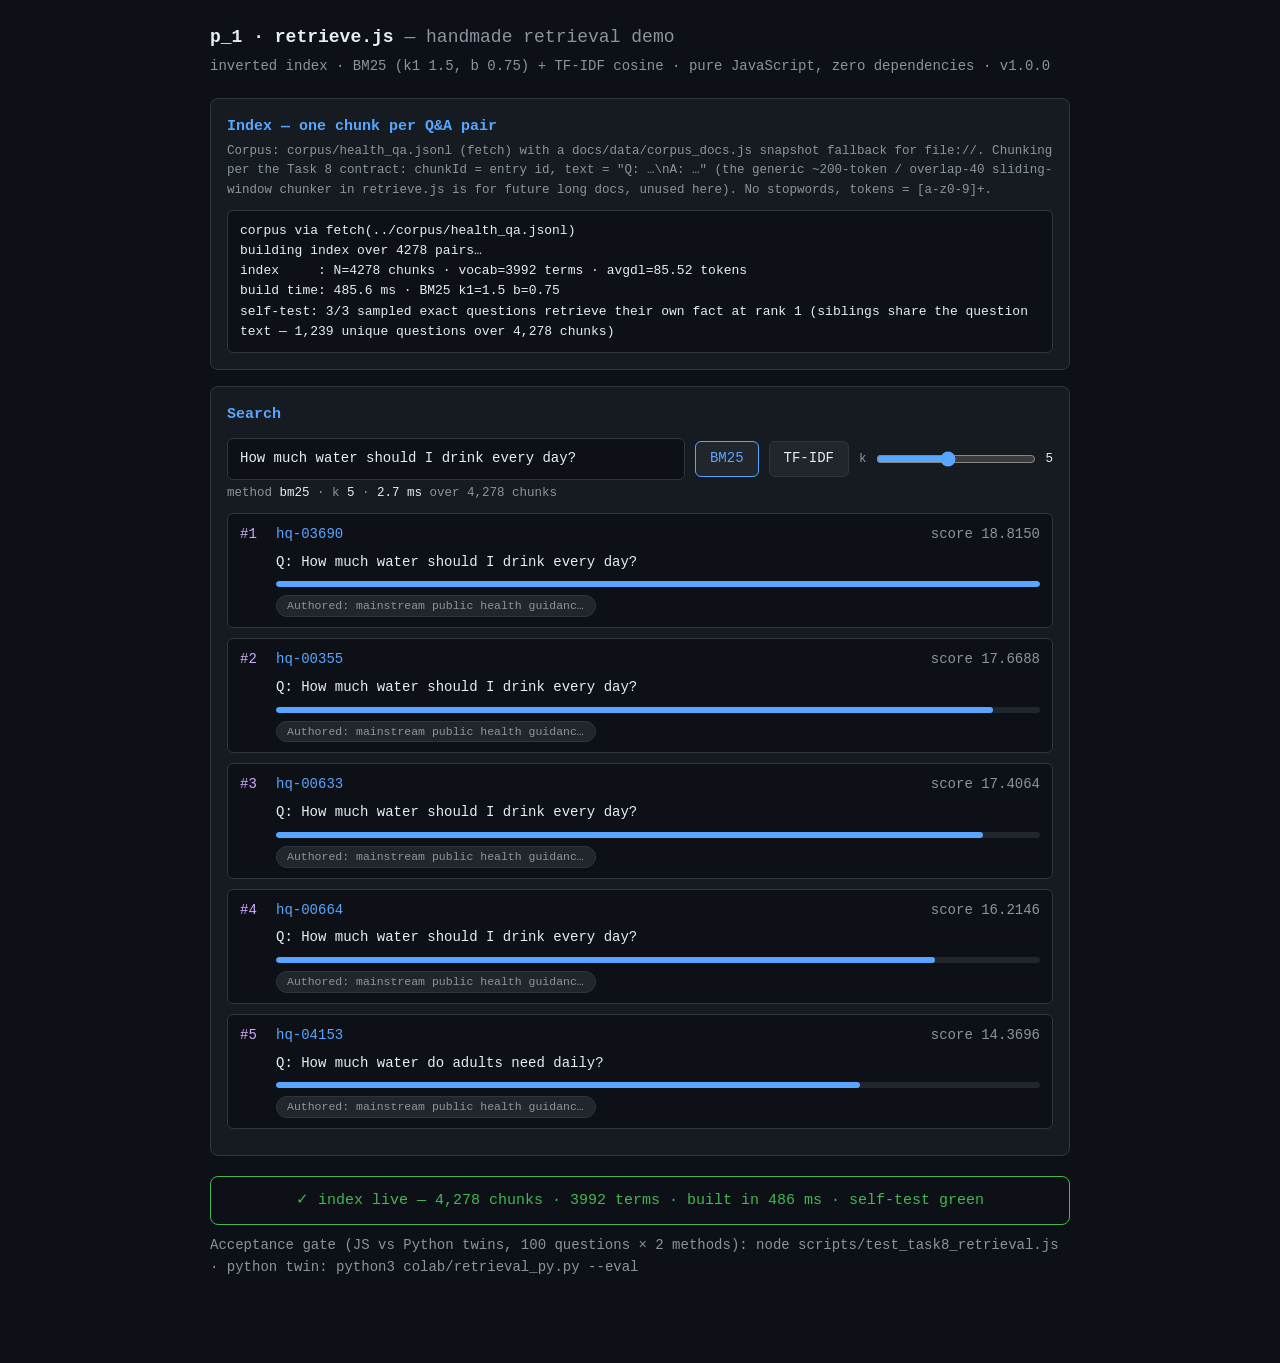
<file: docs/retrieve_test.html>
<!DOCTYPE html>
<html lang="en">
<head>
<meta charset="utf-8">
<meta name="viewport" content="width=device-width, initial-scale=1">
<title>p_1 · retrieve.js — handmade retrieval demo</title>
<style>
  :root {
    --bg: #0d1117; --panel: #161b22; --line: #30363d;
    --tx: #e6edf3; --dim: #8b949e; --ok: #3fb950; --bad: #f85149; --acc: #58a6ff;
    --acc2: #d2a8ff; --chip: #21262d;
  }
  * { box-sizing: border-box; }
  body {
    background: var(--bg); color: var(--tx); margin: 0; padding: 24px 16px 64px;
    font: 14px/1.55 ui-monospace, SFMono-Regular, Menlo, Consolas, "Liberation Mono", monospace;
  }
  .wrap { max-width: 860px; margin: 0 auto; }
  h1 { font-size: 18px; margin: 0 0 4px; }
  h1 .dim { font-weight: normal; }
  .sub { color: var(--dim); margin-bottom: 20px; }
  .panel {
    background: var(--panel); border: 1px solid var(--line);
    border-radius: 8px; padding: 16px; margin: 16px 0;
  }
  .panel h2 { font-size: 15px; margin: 0 0 4px; color: var(--acc); }
  .note { color: var(--dim); font-size: 12.5px; margin: 0 0 10px; }
  .log {
    white-space: pre-wrap; word-break: break-word; font-size: 13px;
    background: var(--bg); border: 1px solid var(--line); border-radius: 6px;
    padding: 10px 12px; min-height: 20px; max-height: 420px; overflow-y: auto;
  }
  .ok  { color: var(--ok); }
  .bad { color: var(--bad); }
  .dim { color: var(--dim); }
  .banner {
    margin-top: 20px; padding: 12px; text-align: center; font-size: 15px;
    border: 1px solid var(--line); border-radius: 8px;
  }
  .banner.pass { border-color: var(--ok); color: var(--ok); }
  .banner.fail { border-color: var(--bad); color: var(--bad); }
  button, select {
    background: #21262d; color: var(--tx); border: 1px solid var(--line);
    border-radius: 6px; padding: 6px 14px; cursor: pointer; font: inherit;
  }
  button:hover { background: #30363d; }
  button.on { border-color: var(--acc); color: var(--acc); }
  input[type="text"] {
    width: 100%; background: var(--bg); color: var(--tx);
    border: 1px solid var(--line); border-radius: 6px;
    padding: 9px 12px; font: inherit;
  }
  input[type="text"]:focus { outline: none; border-color: var(--acc); }
  input[type="range"] { vertical-align: middle; width: 160px; accent-color: #58a6ff; }
  .controls { display: flex; flex-wrap: wrap; gap: 10px; align-items: center; margin: 12px 0 4px; }
  .controls .grow { flex: 1 1 320px; }
  .stat { color: var(--dim); font-size: 12.5px; }
  .stat b { color: var(--tx); font-weight: normal; }

  .result {
    border: 1px solid var(--line); border-radius: 6px;
    padding: 10px 12px; margin: 10px 0; cursor: pointer; background: var(--bg);
  }
  .result:hover { border-color: var(--acc); }
  .r-head { display: flex; align-items: baseline; gap: 10px; }
  .r-rank { color: var(--acc2); min-width: 26px; }
  .r-id { color: var(--acc); }
  .r-score { color: var(--dim); margin-left: auto; white-space: nowrap; }
  .r-q { margin: 6px 0 0 36px; }
  .bar-track {
    margin: 8px 0 0 36px; height: 6px; background: #21262d;
    border-radius: 3px; overflow: hidden;
  }
  .bar-fill { height: 100%; background: var(--acc); border-radius: 3px; }
  .chips { margin: 8px 0 0 36px; display: flex; flex-wrap: wrap; gap: 6px; }
  .chip {
    background: var(--chip); border: 1px solid var(--line); border-radius: 999px;
    padding: 1px 10px; font-size: 11.5px; color: var(--dim); max-width: 320px;
    overflow: hidden; text-overflow: ellipsis; white-space: nowrap;
  }
  .r-full {
    display: none; margin: 10px 0 0 36px; padding: 10px 12px; font-size: 13px;
    background: var(--panel); border: 1px dashed var(--line); border-radius: 6px;
    white-space: pre-wrap; word-break: break-word;
  }
  .result.open .r-full { display: block; }
  .empty { color: var(--dim); margin: 12px 0 0 36px; }
</style>
</head>
<body>
<div class="wrap">
  <h1>p_1 · retrieve.js <span class="dim">— handmade retrieval demo</span></h1>
  <div class="sub">inverted index · BM25 (k1 1.5, b 0.75) + TF-IDF cosine · pure JavaScript, zero dependencies · <span id="ver"></span></div>

  <div class="panel">
    <h2>Index — one chunk per Q&amp;A pair</h2>
    <p class="note">Corpus: corpus/health_qa.jsonl (fetch) with a docs/data/corpus_docs.js snapshot
    fallback for file://. Chunking per the Task 8 contract: chunkId = entry id, text =
    "Q: …\nA: …" (the generic ~200-token / overlap-40 sliding-window chunker in retrieve.js
    is for future long docs, unused here). No stopwords, tokens = [a-z0-9]+.</p>
    <div class="log" id="idx-log">loading corpus…</div>
  </div>

  <div class="panel">
    <h2>Search</h2>
    <div class="controls">
      <div class="grow"><input type="text" id="q" placeholder="type a health question…" spellcheck="false"></div>
      <button id="m-bm25" class="on">BM25</button>
      <button id="m-tfidf">TF-IDF</button>
      <span class="stat">k <input type="range" id="k" min="1" max="10" value="5"> <b id="k-val">5</b></span>
    </div>
    <div class="stat" id="s-stat">—</div>
    <div id="results"></div>
  </div>

  <div class="banner" id="banner">loading…</div>
  <div class="sub" style="margin-top:10px">
    Acceptance gate (JS vs Python twins, 100 questions × 2 methods):
    <span class="dim">node scripts/test_task8_retrieval.js</span> · python twin:
    <span class="dim">python3 colab/retrieval_py.py --eval</span>
  </div>
</div>

<!-- file:// fallback snapshot (fetched from ../corpus/health_qa.jsonl first) -->
<script src="data/corpus_docs.js"></script>
<script src="retrieve.js"></script>
<script>
'use strict';
document.getElementById('ver').textContent = 'v' + (window.P1 && P1.retrieve ? P1.retrieve.VERSION : '?');

const el = (id) => document.getElementById(id);
function logTo(id, line) {
  const d = el(id);
  if (d.textContent === 'loading corpus…' || d.textContent === 'building index…') d.textContent = '';
  d.textContent += line + '\n';
}

/* ---- corpus loading: fetch first, snapshot fallback (same pattern as the
   tokenizer/model pages). ------------------------------------------------ */
async function loadPairs() {
  try {
    const r = await fetch('../corpus/health_qa.jsonl');
    if (r.ok) {
      const text = await r.text();
      const pairs = text.split('\n').filter(l => l.trim().length).map(l => JSON.parse(l));
      logTo('idx-log', 'corpus via fetch(../corpus/health_qa.jsonl)');
      return pairs;
    }
    logTo('idx-log', 'fetch ../corpus/health_qa.jsonl -> HTTP ' + r.status);
  } catch (e) {
    logTo('idx-log', 'fetch() unavailable here (' + (e.message || 'blocked') + ')');
  }
  if (!window.P1_CORPUS_DOCS) throw new Error('no corpus: fetch failed and data/corpus_docs.js snapshot missing');
  logTo('idx-log', 'falling back to data/corpus_docs.js snapshot (file:// mode)');
  return window.P1_CORPUS_DOCS.pairs;
}

/* ---- state ---- */
let INDEX = null, METHOD = 'bm25', K = 5, LAST = [];

function setMethod(m) {
  METHOD = m;
  el('m-bm25').className = m === 'bm25' ? 'on' : '';
  el('m-tfidf').className = m === 'tfidf' ? 'on' : '';
  runSearch();
}

/* ---- rendering ---- */
const esc = (s) => s.replace(/&/g, '&amp;').replace(/</g, '&lt;').replace(/>/g, '&gt;')
                    .replace(/"/g, '&quot;').replace(/'/g, '&#39;');

function render() {
  const box = el('results');
  box.innerHTML = '';
  if (!LAST.length) {
    box.innerHTML = '<div class="empty">no results (empty query?)</div>';
    return;
  }
  const max = Math.max(...LAST.map(r => r.score), 1e-12);
  for (const r of LAST) {
    const div = document.createElement('div');
    div.className = 'result';
    const qLine = r.text.split('\n')[0] || '';
    div.innerHTML =
      '<div class="r-head"><span class="r-rank">#' + r.rank + '</span>' +
      '<span class="r-id">' + esc(r.chunkId) + '</span>' +
      '<span class="r-score">score ' + r.score.toFixed(4) + '</span></div>' +
      '<div class="r-q">' + esc(qLine) + '</div>' +
      '<div class="bar-track"><div class="bar-fill" style="width:' +
      (100 * r.score / max).toFixed(1) + '%"></div></div>' +
      '<div class="chips">' + (r.sources || []).map(s =>
        '<span class="chip" title="' + esc(s) + '">' + esc(s) + '</span>').join('') + '</div>' +
      '<div class="r-full">' + esc(r.text) + '</div>';
    div.addEventListener('click', () => div.classList.toggle('open'));
    box.appendChild(div);
  }
}

function runSearch() {
  if (!INDEX) return;
  const query = el('q').value;
  const t0 = performance.now();
  LAST = INDEX.search(query, { k: K, method: METHOD })
    .map(r => Object.assign({}, r, { text: INDEX.chunks[r.idx].text }));
  const ms = performance.now() - t0;
  el('s-stat').innerHTML = 'method <b>' + METHOD + '</b> · k <b>' + K + '</b> · <b>' +
    ms.toFixed(1) + ' ms</b> over ' + INDEX.N.toLocaleString() + ' chunks';
  render();
}

/* ---- on-load self-test: exact corpus questions must hit their own fact ---- */
function selfTest(pairs) {
  const N = pairs.length;
  const picks = [0, Math.round(2 * (N - 1) / 9), Math.round(6 * (N - 1) / 9)];
  let hits = 0;
  for (const ci of picks) {
    const top = INDEX.search(pairs[ci].question, { k: 1, method: 'bm25' })[0];
    if (top.chunkId === pairs[ci].id || pairs[top.idx].question === pairs[ci].question) hits++;
  }
  logTo('idx-log', 'self-test: ' + hits + '/3 sampled exact questions retrieve their own fact at rank 1' +
    ' (siblings share the question text — 1,239 unique questions over 4,278 chunks)');
  return hits === picks.length;
}

/* ---- main ---- */
(async function main() {
  const banner = el('banner');
  try {
    const pairs = await loadPairs();
    logTo('idx-log', 'building index over ' + pairs.length + ' pairs…');
    await new Promise(r => setTimeout(r, 0));
    INDEX = P1.retrieve.buildIndex(pairs);
    logTo('idx-log',
      'index     : N=' + INDEX.N + ' chunks · vocab=' + INDEX.vocab + ' terms · avgdl=' + INDEX.avgdl.toFixed(2) + ' tokens\n' +
      'build time: ' + INDEX.buildMs.toFixed(1) + ' ms · BM25 k1=' + INDEX.k1 + ' b=' + INDEX.b);
    const st = selfTest(pairs);
    banner.className = 'banner pass';
    banner.textContent = '✓ index live — ' + INDEX.N.toLocaleString() + ' chunks · ' +
      INDEX.vocab + ' terms · built in ' + INDEX.buildMs.toFixed(0) + ' ms' + (st ? ' · self-test green' : ' · SELF-TEST FAILED');
    if (!st) banner.className = 'banner fail';

    // seed the box with a demo question and run one search
    el('q').value = 'How much water should I drink every day?';
    el('k').addEventListener('input', () => { K = +el('k').value; el('k-val').textContent = K; runSearch(); });
    el('q').addEventListener('input', runSearch);
    el('q').addEventListener('keydown', (e) => { if (e.key === 'Enter') runSearch(); });
    el('m-bm25').addEventListener('click', () => setMethod('bm25'));
    el('m-tfidf').addEventListener('click', () => setMethod('tfidf'));
    runSearch();
  } catch (err) {
    banner.className = 'banner fail';
    banner.textContent = '✗ CRASH: ' + (err && err.message ? err.message : err);
  }
})();
</script>
</body>
</html>
</file>
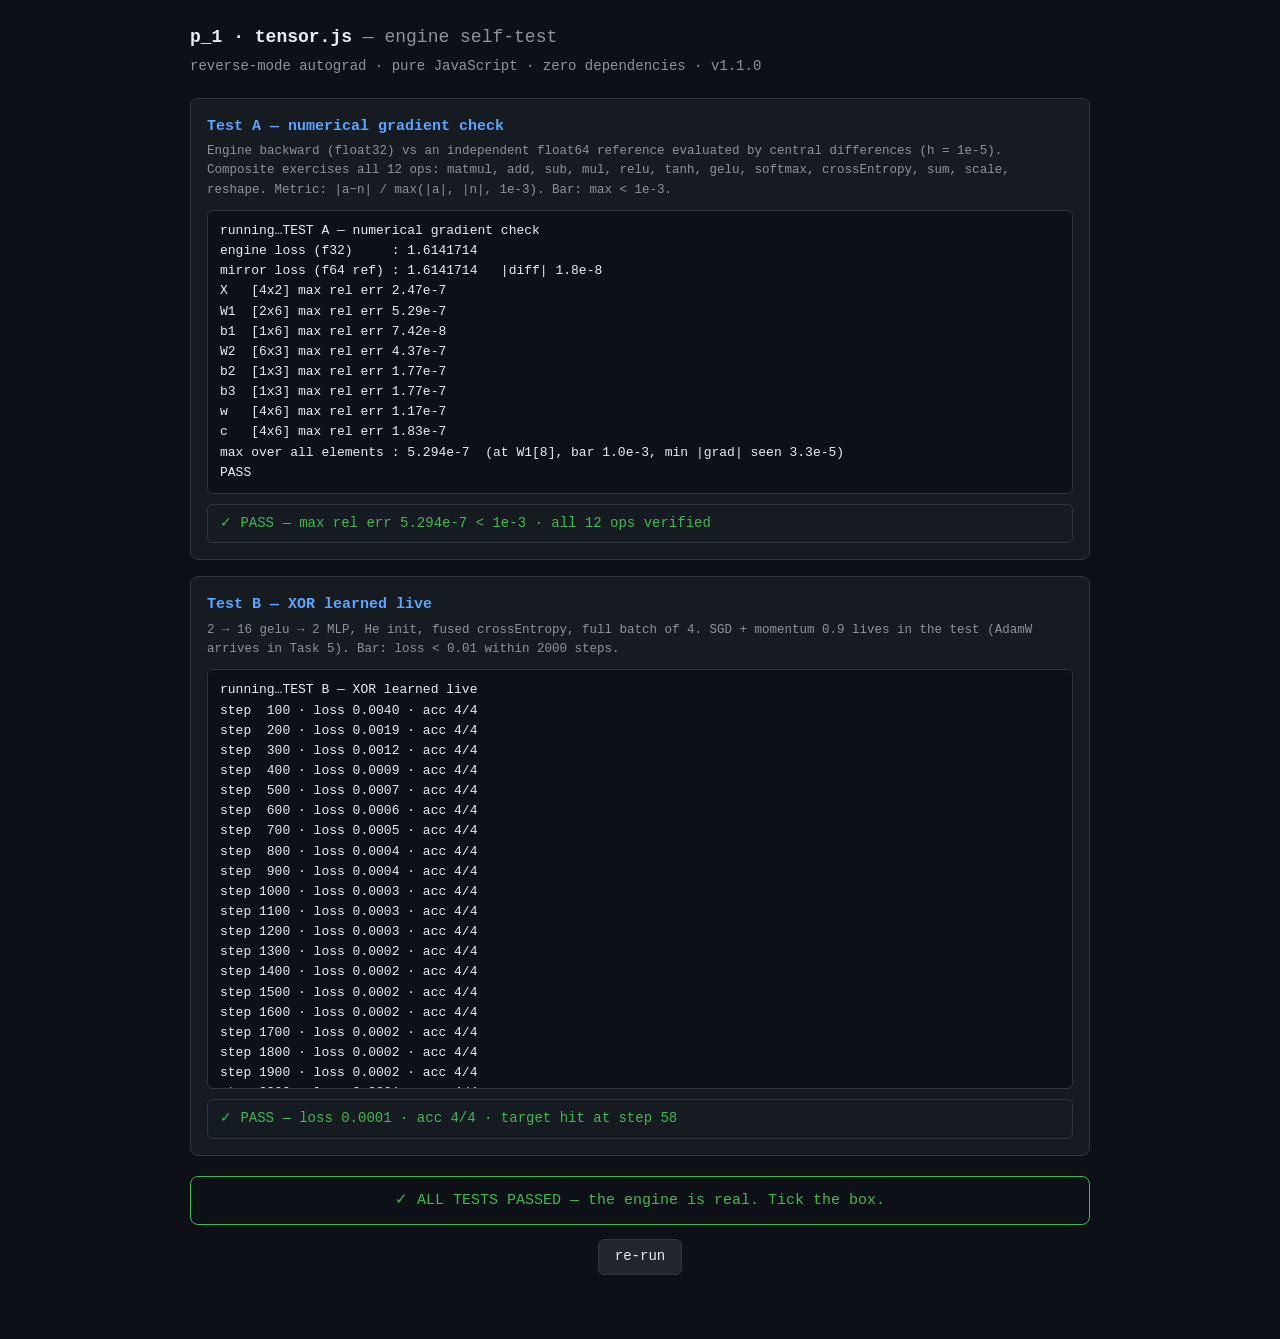
<file: docs/tensor_test.html>
<!DOCTYPE html>
<html lang="en">
<head>
<meta charset="utf-8">
<meta name="viewport" content="width=device-width, initial-scale=1">
<title>p_1 · tensor.js — engine self-test</title>
<style>
  :root {
    --bg: #0d1117; --panel: #161b22; --line: #30363d;
    --tx: #e6edf3; --dim: #8b949e; --ok: #3fb950; --bad: #f85149; --acc: #58a6ff;
  }
  * { box-sizing: border-box; }
  body {
    background: var(--bg); color: var(--tx); margin: 0; padding: 24px 16px 64px;
    font: 14px/1.55 ui-monospace, SFMono-Regular, Menlo, Consolas, "Liberation Mono", monospace;
  }
  .wrap { max-width: 900px; margin: 0 auto; }
  h1 { font-size: 18px; margin: 0 0 4px; }
  h1 .dim { font-weight: normal; }
  .sub { color: var(--dim); margin-bottom: 20px; }
  .panel {
    background: var(--panel); border: 1px solid var(--line);
    border-radius: 8px; padding: 16px; margin: 16px 0;
  }
  .panel h2 { font-size: 15px; margin: 0 0 4px; color: var(--acc); }
  .note { color: var(--dim); font-size: 12.5px; margin: 0 0 10px; }
  .log {
    white-space: pre-wrap; word-break: break-all; font-size: 13px;
    background: var(--bg); border: 1px solid var(--line); border-radius: 6px;
    padding: 10px 12px; min-height: 20px; max-height: 420px; overflow-y: auto;
  }
  .status {
    margin-top: 10px; padding: 8px 12px; border: 1px solid var(--line);
    border-radius: 6px; font-size: 14px;
  }
  .ok  { color: var(--ok); }
  .bad { color: var(--bad); }
  .dim { color: var(--dim); }
  .banner {
    margin-top: 20px; padding: 12px; text-align: center; font-size: 15px;
    border: 1px solid var(--line); border-radius: 8px;
  }
  .banner.pass { border-color: var(--ok); color: var(--ok); }
  .banner.fail { border-color: var(--bad); color: var(--bad); }
  .rerun { text-align: center; margin-top: 14px; }
  button {
    background: #21262d; color: var(--tx); border: 1px solid var(--line);
    border-radius: 6px; padding: 6px 16px; cursor: pointer; font: inherit;
  }
  button:hover { background: #30363d; }
</style>
</head>
<body>
<div class="wrap">
  <h1>p_1 · tensor.js <span class="dim">— engine self-test</span></h1>
  <div class="sub">reverse-mode autograd · pure JavaScript · zero dependencies · <span id="ver"></span></div>

  <div class="panel">
    <h2>Test A — numerical gradient check</h2>
    <p class="note">Engine backward (float32) vs an independent float64 reference evaluated by central
    differences (h = 1e-5). Composite exercises all 12 ops: matmul, add, sub, mul, relu, tanh, gelu,
    softmax, crossEntropy, sum, scale, reshape. Metric: |a−n| / max(|a|, |n|, 1e-3). Bar: max &lt; 1e-3.</p>
    <div class="log" id="a-log">running…</div>
    <div class="status" id="a-status">…</div>
  </div>

  <div class="panel">
    <h2>Test B — XOR learned live</h2>
    <p class="note">2 → 16 gelu → 2 MLP, He init, fused crossEntropy, full batch of 4. SGD + momentum 0.9
    lives in the test (AdamW arrives in Task 5). Bar: loss &lt; 0.01 within 2000 steps.</p>
    <div class="log" id="b-log">running…</div>
    <div class="status" id="b-status">…</div>
  </div>

  <div class="banner" id="banner">running…</div>
  <div class="rerun"><button onclick="location.reload()">re-run</button></div>
</div>

<script src="tensor.js"></script>
<script>
'use strict';
const el = (id) => document.getElementById(id);
const logTo = (id, s) => { el(id).textContent += s + '\n'; };
const tick = () => new Promise((r) => setTimeout(r, 0));
el('ver').textContent = 'v' + P1.VERSION;

const FH = 1e-5, REL_FLOOR = 1e-3, THRESHOLD = 1e-3;
const GELU_C = 0.7978845608028654;

/* --------------------------------------------- Test A — gradient check ---- */
// Leaves (same shapes as the original page): X[4,2] W1[2,6] b1[1,6] W2[6,3]
// b2[1,3] b3[1,3] w[4,6] c[4,6]; intermediate q[4,6] reported too.
// loss = CE(gelu(X@W1+b1)@W2+b2+b3, [1,0,2,0])
//        + 0.07*sum(q*w) + 0.05*sum(tanh(relu(q))^2)
//        + 0.03*sum(softmax(reshape(q,[24]))*c) + 0.01*sum(tanh(q-w))
function buildLeaves() {
  return {
    X:  P1.Tensor.randn([4, 2], 1.0, 11, { requiresGrad: true, name: 'X' }),
    W1: P1.heInit(2, 6, 14, { requiresGrad: true, name: 'W1' }),
    b1: P1.Tensor.randn([1, 6], 0.3, 20, { requiresGrad: true, name: 'b1' }),
    W2: P1.heInit(6, 3, 21, { requiresGrad: true, name: 'W2' }),
    b2: P1.Tensor.randn([1, 3], 0.3, 22, { requiresGrad: true, name: 'b2' }),
    b3: P1.Tensor.randn([1, 3], 0.3, 23, { requiresGrad: true, name: 'b3' }),
    w:  P1.Tensor.randn([4, 6], 0.8, 24, { requiresGrad: true, name: 'w' }),
    c:  P1.Tensor.randn([4, 6], 1.0, 25, { requiresGrad: true, name: 'c' }),
  };
}

function buildGraph(L) {
  const q = L.X.matmul(L.W1).add(L.b1);                 // matmul + bcast add
  const a = q.gelu();                                    // gelu
  const lg = a.matmul(L.W2).add(L.b2).add(L.b3);         // matmul + 2x bcast add
  const ce = lg.crossEntropy([1, 0, 2, 0]);              // fused CE (mean)
  const e1 = q.mul(L.w).sum().scale(0.07);               // mul + sum + scale
  const e2 = q.relu().tanh().mul(q.relu().tanh()).sum().scale(0.05); // relu+tanh
  const sm = q.reshape([2, 12]).softmax().reshape([4, 6]); // reshape + softmax (rowwise [2,12])
  const e3 = sm.mul(L.c).sum().scale(0.03);              // mul + sum + scale
  const e4 = q.sub(L.w).tanh().sum().scale(0.01);        // sub + tanh + sum + scale
  return { loss: ce.add(e1).add(e2).add(e3).add(e4), q: q };
}

/* float64 mirror — plain JS numbers, independent of the engine on purpose */
function mirrorLoss(X, W1, b1, W2, b2, b3, w, c) {
  const q = [], a = [], lg = [];
  for (let i = 0; i < 4; i++) {
    q.push([]); a.push([]); lg.push([]);
    for (let j = 0; j < 6; j++) {
      let s = b1[0][j];
      for (let k = 0; k < 2; k++) s += X[i][k] * W1[k][j];
      q[i].push(s);
      const t = GELU_C * (s + 0.044715 * s * s * s);
      a[i].push(0.5 * s * (1 + Math.tanh(t)));
    }
    for (let j = 0; j < 3; j++) {
      let s = b2[0][j] + b3[0][j];
      for (let k = 0; k < 6; k++) s += a[i][k] * W2[k][j];
      lg[i].push(s);
    }
  }
  const tg = [1, 0, 2, 0];
  let ce = 0;
  for (let i = 0; i < 4; i++) {
    let mx = -Infinity;
    for (let j = 0; j < 3; j++) mx = Math.max(mx, lg[i][j]);
    let se = 0;
    for (let j = 0; j < 3; j++) se += Math.exp(lg[i][j] - mx);
    ce += (mx + Math.log(se)) - lg[i][tg[i]];
  }
  ce /= 4.0;
  let e1 = 0, e2 = 0, e3 = 0, e4 = 0;
  const flatQ = [], flatSm = [];
  for (let i = 0; i < 4; i++) for (let j = 0; j < 6; j++) flatQ.push(q[i][j]);
  // softmax rowwise over reshape([2,12]): rows = flat 0..11 and 12..23
  for (let r = 0; r < 2; r++) {
    let mx = -Infinity;
    for (let n = r * 12; n < r * 12 + 12; n++) mx = Math.max(mx, flatQ[n]);
    let se = 0;
    for (let n = r * 12; n < r * 12 + 12; n++) { const e = Math.exp(flatQ[n] - mx); flatSm[n] = e; se += e; }
    for (let n = r * 12; n < r * 12 + 12; n++) flatSm[n] /= se;
  }
  let n = 0;
  for (let i = 0; i < 4; i++) for (let j = 0; j < 6; j++, n++) {
    e1 += q[i][j] * w[i][j];
    const rl = Math.max(q[i][j], 0), th = Math.tanh(rl);
    e2 += th * th;
    e3 += flatSm[n] * c[i][j];
    e4 += Math.tanh(q[i][j] - w[i][j]);
  }
  return ce + 0.07 * e1 + 0.05 * e2 + 0.03 * e3 + 0.01 * e4;
}

function toNested(data, shape) {
  function build(off, dims) {
    if (dims.length === 0) return data[off];
    const out = [];
    const stride = dims.slice(1).reduce((x, y) => x * y, 1);
    for (let i = 0; i < dims[0]; i++) out.push(build(off + i * stride, dims.slice(1)));
    return out;
  }
  return build(0, shape);
}

async function testA() {
  const log = (s) => logTo('a-log', s);
  log('TEST A — numerical gradient check');
  const L = buildLeaves();
  const g = buildGraph(L);
  g.loss.backward();
  const engineLoss = g.loss.item();
  const flat = {}, shapes = {}, grads = {};
  for (const k of Object.keys(L)) {
    flat[k] = Array.from(L[k].data);
    shapes[k] = L[k].shape.slice();
    grads[k] = Array.from(L[k].grad);
  }
  const call = (f) => mirrorLoss(toNested(f.X, [4, 2]), toNested(f.W1, [2, 6]),
    toNested(f.b1, [1, 6]), toNested(f.W2, [6, 3]), toNested(f.b2, [1, 3]),
    toNested(f.b3, [1, 3]), toNested(f.w, [4, 6]), toNested(f.c, [4, 6]));
  const mirror = call(flat);
  log('engine loss (f32)     : ' + engineLoss.toFixed(7));
  log('mirror loss (f64 ref) : ' + mirror.toFixed(7) +
      '   |diff| ' + Math.abs(engineLoss - mirror).toExponential(1));
  let maxRel = 0, maxAt = '', minAbsGrad = Infinity;
  const rows = [];
  for (const k of Object.keys(flat)) {
    let leafMax = 0;
    const size = flat[k].length;
    for (let i = 0; i < size; i++) {
      const orig = flat[k][i];
      flat[k][i] = orig + FH;
      const fp = call(flat);
      flat[k][i] = orig - FH;
      const fm = call(flat);
      flat[k][i] = orig;
      const num = (fp - fm) / (2 * FH);
      const a_ = grads[k][i];
      const rel = Math.abs(a_ - num) / Math.max(Math.abs(a_), Math.abs(num), REL_FLOOR);
      if (rel > leafMax) leafMax = rel;
      if (Math.abs(a_) < minAbsGrad) minAbsGrad = Math.abs(a_);
      if (rel > maxRel) { maxRel = rel; maxAt = k + '[' + i + ']'; }
    }
    rows.push([k, shapes[k], leafMax]);
  }
  for (const [k, sh, m] of rows) {
    log(k.padEnd(3) + ' [' + sh.join('x') + '] max rel err ' + m.toExponential(2));
  }
  log('max over all elements : ' + maxRel.toExponential(3) + '  (at ' + maxAt +
      ', bar ' + THRESHOLD.toExponential(1) + ', min |grad| seen ' + minAbsGrad.toExponential(1) + ')');
  log('PASS');
  const okA = maxRel < THRESHOLD;
  el('a-status').textContent = okA
    ? ('✓ PASS — max rel err ' + maxRel.toExponential(3) + ' < 1e-3 · all 12 ops verified')
    : ('✗ FAIL — max rel err ' + maxRel.toExponential(3) + ' at ' + maxAt);
  el('a-status').className = 'status ' + (okA ? 'ok' : 'bad');
  return okA;
}

/* ---------------------------------------------- Test B — XOR live --------- */
async function testB() {
  const log = (s) => logTo('b-log', s);
  log('TEST B — XOR learned live');
  const T = P1.Tensor;
  const x = new T([4, 2], Float32Array.from([0, 0, 0, 1, 1, 0, 1, 1]));
  const W1 = P1.heInit(2, 16, 101, { requiresGrad: true });
  const b1 = new T([16], null, { requiresGrad: true }); b1.data.fill(0.1);
  const W2 = P1.heInit(16, 2, 102, { requiresGrad: true });
  const b2 = new T([2], null, { requiresGrad: true }); b2.data.fill(0.1);
  const params = [W1, b1, W2, b2];
  const targets = [0, 1, 1, 0];
  const lr = 0.1, mom = 0.9;
  const vel = params.map((p) => new Float32Array(p.data.length));
  let loss = NaN, hitStep = -1, acc = 0, p0 = [0, 0, 0, 0];
  for (let step = 1; step <= 2000; step++) {
    for (const p of params) p.zeroGrad();
    const h = x.matmul(W1).add(b1).gelu();
    const logits = h.matmul(W2).add(b2);
    const ce = logits.crossEntropy(targets);
    loss = ce.item();
    ce.backward();
    if (hitStep < 0 && loss < 0.01) hitStep = step;
    acc = 0; p0 = [0, 0, 0, 0];
    for (let i = 0; i < 4; i++) {
      const a0 = logits.data[i * 2], a1 = logits.data[i * 2 + 1];
      const pr0 = Math.exp(a0) / (Math.exp(a0) + Math.exp(a1));
      p0[i] = pr0;
      if ((a0 > a1 ? 0 : 1) === targets[i]) acc++;
    }
    for (let pi = 0; pi < params.length; pi++) {
      const p = params[pi], v = vel[pi];
      for (let i = 0; i < p.data.length; i++) {
        v[i] = mom * v[i] - lr * p.grad[i];
        p.data[i] += v[i];
      }
    }
    if (step % 100 === 0) {
      log('step ' + String(step).padStart(4) + ' · loss ' + loss.toFixed(4) +
          ' · acc ' + acc + '/4');
      await tick();
    }
  }
  log('P(x)=class0: ' + p0.map((v) => v.toFixed(3)).join('  '));
  log('PASS');
  const okB = loss < 0.01 && hitStep > 0;
  el('b-status').textContent = okB
    ? ('✓ PASS — loss ' + loss.toFixed(4) + ' · acc ' + acc + '/4 · target hit at step ' + hitStep)
    : ('✗ FAIL — loss ' + loss.toFixed(4) + ' · acc ' + acc + '/4');
  el('b-status').className = 'status ' + (okB ? 'ok' : 'bad');
  return okB;
}

(async function main() {
  const banner = el('banner');
  try {
    await tick();
    const okA = await testA();
    await tick();
    const okB = await testB();
    if (okA && okB) {
      banner.textContent = '✓ ALL TESTS PASSED — the engine is real. Tick the box.';
      banner.className = 'banner pass';
    } else {
      banner.textContent = '✗ FAIL — see panels above';
      banner.className = 'banner fail';
    }
  } catch (e) {
    banner.textContent = '✗ FAIL — ' + (e.message || e);
    banner.className = 'banner fail';
  }
})();
</script>
</body>
</html>
</file>
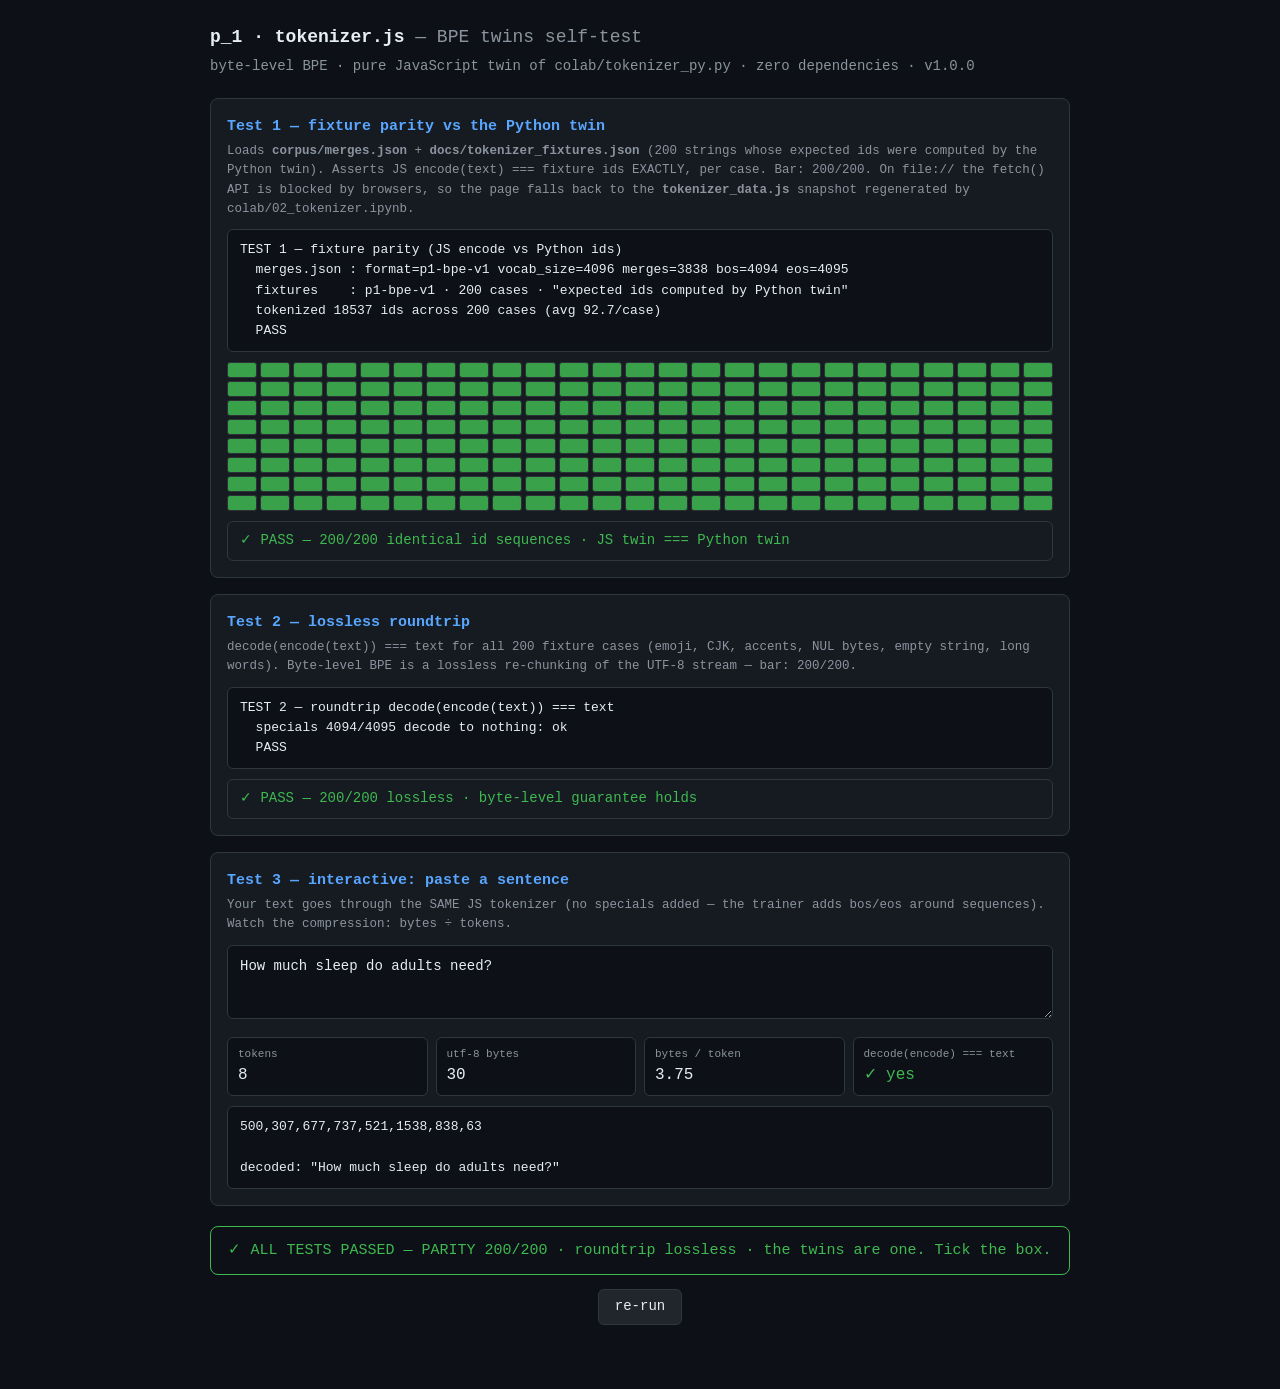
<file: docs/tokenizer_test.html>
<!DOCTYPE html>
<html lang="en">
<head>
<meta charset="utf-8">
<meta name="viewport" content="width=device-width, initial-scale=1">
<title>p_1 · tokenizer.js — BPE twins self-test</title>
<style>
  :root {
    --bg: #0d1117; --panel: #161b22; --line: #30363d;
    --tx: #e6edf3; --dim: #8b949e; --ok: #3fb950; --bad: #f85149; --acc: #58a6ff;
  }
  * { box-sizing: border-box; }
  body {
    background: var(--bg); color: var(--tx); margin: 0; padding: 24px 16px 64px;
    font: 14px/1.55 ui-monospace, SFMono-Regular, Menlo, Consolas, "Liberation Mono", monospace;
  }
  .wrap { max-width: 860px; margin: 0 auto; }
  h1 { font-size: 18px; margin: 0 0 4px; }
  h1 .dim { font-weight: normal; }
  .sub { color: var(--dim); margin-bottom: 20px; }
  .panel {
    background: var(--panel); border: 1px solid var(--line);
    border-radius: 8px; padding: 16px; margin: 16px 0;
  }
  .panel h2 { font-size: 15px; margin: 0 0 4px; color: var(--acc); }
  .note { color: var(--dim); font-size: 12.5px; margin: 0 0 10px; }
  .log {
    white-space: pre-wrap; word-break: break-all; font-size: 13px;
    background: var(--bg); border: 1px solid var(--line); border-radius: 6px;
    padding: 10px 12px; min-height: 20px; max-height: 420px; overflow-y: auto;
  }
  .status {
    margin-top: 10px; padding: 8px 12px; border: 1px solid var(--line);
    border-radius: 6px; font-size: 14px;
  }
  .ok  { color: var(--ok); }
  .bad { color: var(--bad); }
  .dim { color: var(--dim); }
  .banner {
    margin-top: 20px; padding: 12px; text-align: center; font-size: 15px;
    border: 1px solid var(--line); border-radius: 8px;
  }
  .banner.pass { border-color: var(--ok); color: var(--ok); }
  .banner.fail { border-color: var(--bad); color: var(--bad); }
  button {
    background: #21262d; color: var(--tx); border: 1px solid var(--line);
    border-radius: 6px; padding: 6px 16px; cursor: pointer; font: inherit;
  }
  button:hover { background: #30363d; }
  /* per-case grid */
  .grid { display: grid; grid-template-columns: repeat(25, 1fr); gap: 3px; margin-top: 10px; }
  .cell {
    height: 16px; border-radius: 3px; background: var(--ok); opacity: .85;
    cursor: default; font-size: 0; border: 1px solid var(--line);
  }
  .cell.fail { background: var(--bad); }
  .cell.pending { background: #21262d; }
  /* interactive tokenizer box */
  textarea {
    width: 100%; min-height: 74px; resize: vertical; font: inherit; color: var(--tx);
    background: var(--bg); border: 1px solid var(--line); border-radius: 6px;
    padding: 10px 12px; outline: none;
  }
  textarea:focus { border-color: var(--acc); }
  .metrics { display: flex; flex-wrap: wrap; gap: 8px; margin-top: 10px; }
  .metric {
    flex: 1 1 110px; background: var(--bg); border: 1px solid var(--line);
    border-radius: 6px; padding: 8px 10px;
  }
  .metric .k { color: var(--dim); font-size: 11px; }
  .metric .v { font-size: 16px; }
  .ids { margin-top: 10px; }
</style>
</head>
<body>
<div class="wrap">
  <h1>p_1 · tokenizer.js <span class="dim">— BPE twins self-test</span></h1>
  <div class="sub">byte-level BPE · pure JavaScript twin of colab/tokenizer_py.py · zero dependencies · <span id="ver"></span></div>

  <div class="panel">
    <h2>Test 1 — fixture parity vs the Python twin</h2>
    <p class="note">Loads <b>corpus/merges.json</b> + <b>docs/tokenizer_fixtures.json</b> (200 strings whose
    expected ids were computed by the Python twin). Asserts JS encode(text) === fixture ids EXACTLY, per case.
    Bar: 200/200. On file:// the fetch() API is blocked by browsers, so the page falls back to the
    <b>tokenizer_data.js</b> snapshot regenerated by colab/02_tokenizer.ipynb.</p>
    <div class="log" id="t1-log">loading…</div>
    <div class="grid" id="t1-grid"></div>
    <div class="status" id="t1-status">…</div>
  </div>

  <div class="panel">
    <h2>Test 2 — lossless roundtrip</h2>
    <p class="note">decode(encode(text)) === text for all 200 fixture cases (emoji, CJK, accents, NUL bytes,
    empty string, long words). Byte-level BPE is a lossless re-chunking of the UTF-8 stream — bar: 200/200.</p>
    <div class="log" id="t2-log">running…</div>
    <div class="status" id="t2-status">…</div>
  </div>

  <div class="panel">
    <h2>Test 3 — interactive: paste a sentence</h2>
    <p class="note">Your text goes through the SAME JS tokenizer (no specials added — the trainer adds bos/eos
    around sequences). Watch the compression: bytes ÷ tokens.</p>
    <textarea id="t3-in" placeholder="type or paste anything… try emoji, 中文, or a health question">How much sleep do adults need?</textarea>
    <div class="metrics">
      <div class="metric"><div class="k">tokens</div><div class="v" id="m-tok">–</div></div>
      <div class="metric"><div class="k">utf-8 bytes</div><div class="v" id="m-byt">–</div></div>
      <div class="metric"><div class="k">bytes / token</div><div class="v" id="m-ratio">–</div></div>
      <div class="metric"><div class="k">decode(encode) === text</div><div class="v" id="m-ok">–</div></div>
    </div>
    <div class="log ids" id="t3-ids">…</div>
  </div>

  <div class="banner" id="banner">running…</div>
  <div style="text-align:center; margin-top:14px">
    <button onclick="location.reload()">re-run</button>
  </div>
</div>

<script src="tokenizer.js"></script>
<script>
'use strict';
document.getElementById('ver').textContent = 'v' + (window.P1 && P1.BPE ? P1.BPE.VERSION : '?');

const el = (id) => document.getElementById(id);
function logTo(id, line, replace) {
  const d = el(id);
  if (replace || d.textContent === 'loading…' || d.textContent === 'running…') d.textContent = '';
  d.textContent += line + '\n';
  d.scrollTop = d.scrollHeight;
}
const tick = () => new Promise(r => setTimeout(r, 0));

/* ---------------------------------------------------------------------------
   data loading: fetch (http://) with path candidates, then the file://
   fallback — dynamically injecting tokenizer_data.js (window.P1_TOKENIZER_DATA
   = {merges, fixtures}), which the notebook regenerates next to this page.
   --------------------------------------------------------------------------- */
async function fetchFirst(candidates) {
  const errs = [];
  for (const url of candidates) {
    try {
      const r = await fetch(url);
      if (r.ok) return { obj: await r.json(), url: url };
      errs.push(url + ' -> HTTP ' + r.status);
    } catch (e) { errs.push(url + ' -> ' + (e.message || 'fetch failed')); }
  }
  throw new Error('all fetches failed:\n  ' + errs.join('\n  '));
}
function loadScript(src) {
  return new Promise((res, rej) => {
    const s = document.createElement('script');
    s.src = src; s.onload = () => res(true);
    s.onerror = () => rej(new Error('script load failed: ' + src));
    document.head.appendChild(s);
  });
}
async function loadData(log) {
  let mergesObj, fixtures, via;
  try {
    const m = await fetchFirst(['../corpus/merges.json', 'corpus/merges.json', '/corpus/merges.json']);
    mergesObj = m.obj;
    const f = await fetchFirst(['tokenizer_fixtures.json', '../docs/tokenizer_fixtures.json', '/docs/tokenizer_fixtures.json']);
    fixtures = f.obj;
    via = 'fetch: ' + m.url + ' + ' + f.url;
  } catch (e) {
    log('fetch() unavailable here (' + e.message.split('\n')[0] + ')');
    log('falling back to tokenizer_data.js (file:// snapshot)…');
    await loadScript('tokenizer_data.js');
    if (!window.P1_TOKENIZER_DATA) throw new Error('tokenizer_data.js loaded but window.P1_TOKENIZER_DATA is missing — regenerate via colab/02_tokenizer.ipynb');
    mergesObj = window.P1_TOKENIZER_DATA.merges;
    fixtures = window.P1_TOKENIZER_DATA.fixtures;
    via = 'file:// fallback: tokenizer_data.js';
  }
  return { mergesObj, fixtures, via };
}

/* ---------------------------------------------------------------------------
   TEST 1 — parity
   --------------------------------------------------------------------------- */
let PARITY_OK = false, ROUNDTRIP_OK = false;
async function test1(mergesObj, fixtures) {
  const log = (s, r) => logTo('t1-log', s, r);
  log('TEST 1 — fixture parity (JS encode vs Python ids)', true);
  const tok = new P1.BPE(mergesObj);
  log('  merges.json : format=' + mergesObj.format + ' vocab_size=' + tok.vocabSize +
      ' merges=' + tok.numMerges + ' bos=' + tok.bos + ' eos=' + tok.eos);
  log('  fixtures    : ' + fixtures.format + ' · ' + fixtures.cases.length + ' cases · "' + fixtures.note + '"');
  if (tok.vocabSize !== 4096 || tok.bos !== 4094 || tok.eos !== 4095 || tok.numMerges !== 3838) {
    log('  ✗ contract constants wrong: vocabSize=' + tok.vocabSize + ' bos=' + tok.bos +
        ' eos=' + tok.eos + ' numMerges=' + tok.numMerges);
  }

  const grid = el('t1-grid');
  grid.innerHTML = '';
  const cells = [];
  for (let i = 0; i < fixtures.cases.length; i++) {
    const c = document.createElement('div');
    c.className = 'cell pending';
    c.textContent = 'case ' + i;
    grid.appendChild(c);
    cells.push(c);
  }
  await tick();

  const same = (a, b) => {
    if (a.length !== b.length) return false;
    for (let i = 0; i < a.length; i++) if (a[i] !== b[i]) return false;
    return true;
  };
  let pass = 0, tokTotal = 0;
  const cases = fixtures.cases;
  for (let i = 0; i < cases.length; i++) {
    const c = cases[i];
    const got = tok.encode(c.text);
    tokTotal += got.length;
    const ok = same(got, c.ids);
    cells[i].className = 'cell' + (ok ? '' : ' fail');
    cells[i].textContent = 'case ' + i + (ok ? ': PASS (' + got.length + ' ids)' : ': FAIL got ' + JSON.stringify(got.slice(0, 30)) + ' want ' + JSON.stringify(c.ids.slice(0, 30)));
    if (ok) pass++;
    else log('  ✗ case ' + c.id + ': got ' + JSON.stringify(got.slice(0, 40)) + ' want ' + JSON.stringify(c.ids.slice(0, 40)) + ' text=' + JSON.stringify(c.text.slice(0, 60)));
    if (i % 40 === 39) await tick();
  }
  log('  tokenized ' + tokTotal + ' ids across ' + cases.length + ' cases (avg ' + (tokTotal / cases.length).toFixed(1) + '/case)');
  PARITY_OK = pass === cases.length;
  el('t1-status').innerHTML = PARITY_OK
    ? '<span class="ok">✓ PASS — ' + pass + '/' + cases.length + ' identical id sequences · JS twin === Python twin</span>'
    : '<span class="bad">✗ FAIL — ' + pass + '/' + cases.length + ' (see log above)</span>';
  log(PARITY_OK ? '  PASS' : '  FAIL');
  return tok;
}

/* ---------------------------------------------------------------------------
   TEST 2 — roundtrip
   --------------------------------------------------------------------------- */
async function test2(tok, fixtures) {
  const log = (s, r) => logTo('t2-log', s, r);
  log('TEST 2 — roundtrip decode(encode(text)) === text', true);
  let pass = 0;
  const cases = fixtures.cases;
  for (let i = 0; i < cases.length; i++) {
    const c = cases[i];
    if (tok.decode(tok.encode(c.text)) === c.text) pass++;
    else log('  ✗ case ' + c.id + ' MISMATCH: ' + JSON.stringify(c.text.slice(0, 50)));
    if (i % 40 === 39) await tick();
  }
  // specials hygiene: bos/eos decode to nothing, encode never emits them
  const sp = tok.decode([tok.bos].concat(tok.encode('hello'), [tok.eos])) === 'hello';
  log('  specials ' + tok.bos + '/' + tok.eos + ' decode to nothing: ' + (sp ? 'ok' : 'BROKEN'));
  ROUNDTRIP_OK = pass === cases.length && sp;
  el('t2-status').innerHTML = ROUNDTRIP_OK
    ? '<span class="ok">✓ PASS — ' + pass + '/' + cases.length + ' lossless · byte-level guarantee holds</span>'
    : '<span class="bad">✗ FAIL — ' + pass + '/' + cases.length + '</span>';
  log(ROUNDTRIP_OK ? '  PASS' : '  FAIL');
}

/* ---------------------------------------------------------------------------
   TEST 3 — interactive box
   --------------------------------------------------------------------------- */
function setupTest3(tok) {
  const input = el('t3-in');
  const idsLog = el('t3-ids');
  function refresh() {
    const text = input.value;
    const ids = tok.encode(text);
    const bytes = new TextEncoder().encode(text).length;
    el('m-tok').textContent = ids.length;
    el('m-byt').textContent = bytes;
    el('m-ratio').textContent = ids.length ? (bytes / ids.length).toFixed(2) : '—';
    const lossless = tok.decode(ids) === text;
    const mOk = el('m-ok');
    mOk.textContent = ids.length ? (lossless ? '✓ yes' : '✗ NO') : '—';
    mOk.className = 'v ' + (ids.length ? (lossless ? 'ok' : 'bad') : 'dim');
    const preview = ids.slice(0, 256).join(',');
    idsLog.textContent = ids.length
      ? ids.slice(0, 256).join(',') + (ids.length > 256 ? '\n… +' + (ids.length - 256) + ' more ids' : '') +
        '\n\ndecoded: ' + JSON.stringify(tok.decode(ids)).slice(0, 400)
      : '(empty input — zero ids, zero bytes)';
  }
  input.addEventListener('input', refresh);
  refresh();
}

/* --------------------------------------------------------------------------- */
(async function main() {
  const banner = el('banner');
  try {
    const { mergesObj, fixtures, via } = await loadData((s) => logTo('t1-log', s));
    logTo('t1-log', 'data via ' + via);
    const tok = await test1(mergesObj, fixtures);
    await test2(tok, fixtures);
    setupTest3(tok);
    if (PARITY_OK && ROUNDTRIP_OK) {
      banner.className = 'banner pass';
      banner.textContent = '✓ ALL TESTS PASSED — PARITY 200/200 · roundtrip lossless · the twins are one. Tick the box.';
    } else {
      banner.className = 'banner fail';
      banner.textContent = '✗ FAILURES PRESENT — do not tick the box. Paste the log into the session.';
    }
  } catch (err) {
    logTo('t1-log', '✗ CRASH: ' + (err && err.message ? err.message : err));
    el('t1-status').innerHTML = '<span class="bad">✗ could not load tokenizer data</span>';
    banner.className = 'banner fail';
    banner.textContent = '✗ CRASH: ' + (err && err.message ? err.message : err) +
      ' — tip: serve the repo root with "python3 -m http.server" and open /docs/tokenizer_test.html';
  }
})();
</script>
</body>
</html>
</file>
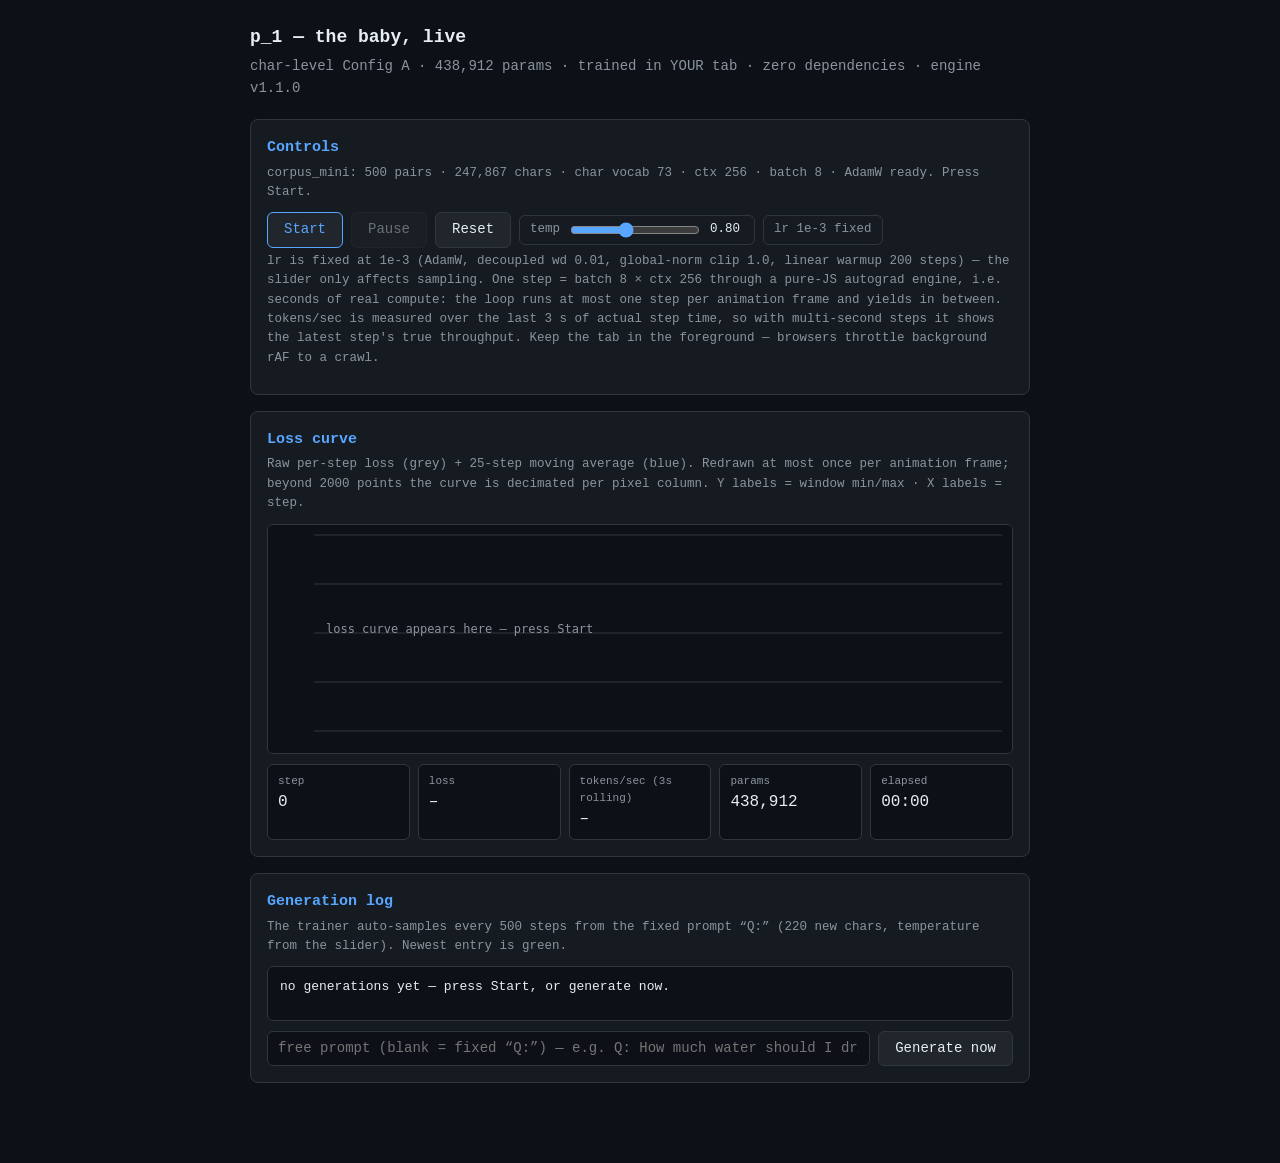
<file: docs/train_demo.html>
<!DOCTYPE html>
<html lang="en">
<head>
<meta charset="utf-8">
<meta name="viewport" content="width=device-width, initial-scale=1">
<title>p_1 · train_demo — the baby, live</title>
<style>
  :root {
    --bg: #0d1117; --panel: #161b22; --line: #30363d;
    --tx: #e6edf3; --dim: #8b949e; --ok: #3fb950; --bad: #f85149; --acc: #58a6ff;
  }
  * { box-sizing: border-box; }
  body {
    background: var(--bg); color: var(--tx); margin: 0; padding: 24px 16px 64px;
    font: 14px/1.55 ui-monospace, SFMono-Regular, Menlo, Consolas, "Liberation Mono", monospace;
  }
  .wrap { max-width: 780px; margin: 0 auto; }
  h1 { font-size: 18px; margin: 0 0 4px; }
  h1 .dim { font-weight: normal; }
  .sub { color: var(--dim); margin-bottom: 20px; }
  .panel {
    background: var(--panel); border: 1px solid var(--line);
    border-radius: 8px; padding: 16px; margin: 16px 0;
  }
  .panel h2 { font-size: 15px; margin: 0 0 4px; color: var(--acc); }
  .note { color: var(--dim); font-size: 12.5px; margin: 0 0 10px; }
  .ok  { color: var(--ok); }
  .bad { color: var(--bad); }
  .dim { color: var(--dim); }
  .banner {
    margin-top: 20px; padding: 12px; text-align: center; font-size: 15px;
    border: 1px solid var(--line); border-radius: 8px;
  }
  .banner.pass { border-color: var(--ok); color: var(--ok); }
  .banner.fail { border-color: var(--bad); color: var(--bad); text-align: left; white-space: pre-wrap; }
  .banner.fail:empty, .banner.pass:empty { display: none; }
  button {
    background: #21262d; color: var(--tx); border: 1px solid var(--line);
    border-radius: 6px; padding: 6px 16px; cursor: pointer; font: inherit;
  }
  button:hover:not(:disabled) { background: #30363d; }
  button:disabled { opacity: 0.4; cursor: default; }
  button.primary { border-color: var(--acc); color: var(--acc); }
  .controls { display: flex; flex-wrap: wrap; gap: 8px; align-items: center; margin: 10px 0 4px; }
  .ctl { display: flex; align-items: center; gap: 8px; color: var(--dim); font-size: 12.5px;
         border: 1px solid var(--line); border-radius: 6px; padding: 4px 10px; }
  input[type=range] { width: 130px; accent-color: var(--acc); }
  #tempval { color: var(--tx); min-width: 34px; display: inline-block; }
  .metrics { display: flex; flex-wrap: wrap; gap: 8px; margin-top: 10px; }
  .metric {
    flex: 1 1 120px; background: var(--bg); border: 1px solid var(--line);
    border-radius: 6px; padding: 8px 10px;
  }
  .metric .k { color: var(--dim); font-size: 11px; }
  .metric .v { font-size: 16px; }
  canvas { width: 100%; height: 230px; display: block; background: var(--bg);
           border: 1px solid var(--line); border-radius: 6px; }
  .genwrap { background: var(--bg); border: 1px solid var(--line); border-radius: 6px;
             padding: 10px 12px; max-height: 380px; overflow-y: auto; }
  .genwrap pre { margin: 0 0 12px; padding: 0; white-space: pre-wrap; word-break: break-all;
                 font-size: 13px; color: var(--tx); }
  .genwrap pre .hd { color: var(--dim); }
  .genwrap pre.fresh { color: var(--ok); }        /* newest generation highlighted */
  .genwrap pre.fresh .hd { color: var(--ok); }
  .genwrap pre:first-child { margin-top: 0; }
  .inline { display: flex; flex-wrap: wrap; gap: 8px; margin-top: 10px; }
  .inline input[type=text] {
    flex: 1 1 240px; background: var(--bg); color: var(--tx); border: 1px solid var(--line);
    border-radius: 6px; padding: 6px 10px; font: inherit;
  }
  .inline input[type=text]:focus { outline: 1px solid var(--acc); }
</style>
</head>
<body>
<div class="wrap">
  <h1>p_1 — the baby, live</h1>
  <div class="sub">char-level Config A · <span id="paramlab">…</span> params · trained in YOUR tab ·
    zero dependencies · engine v<span id="ver">…</span></div>

  <div class="panel">
    <h2>Controls</h2>
    <p class="note" id="setupnote">building trainer…</p>
    <div class="controls">
      <button id="start" class="primary">Start</button>
      <button id="pause" disabled>Pause</button>
      <button id="reset" disabled>Reset</button>
      <span class="ctl">temp
        <input type="range" id="temp" min="0.3" max="1.5" step="0.05" value="0.8">
        <span id="tempval">0.80</span>
      </span>
      <span class="ctl" id="lrdisp">lr —</span>
    </div>
    <p class="note">lr is fixed at 1e-3 (AdamW, decoupled wd 0.01, global-norm clip 1.0, linear
    warmup 200 steps) — the slider only affects sampling. One step = batch 8 × ctx 256
    through a pure-JS autograd engine, i.e. seconds of real compute: the loop runs at most
    one step per animation frame and yields in between. tokens/sec is measured over the
    last 3 s of actual step time, so with multi-second steps it shows the latest step's
    true throughput. Keep the tab in the foreground —
    browsers throttle background rAF to a crawl.</p>
  </div>

  <div class="panel">
    <h2>Loss curve</h2>
    <p class="note">Raw per-step loss (grey) + 25-step moving average (blue). Redrawn at most
    once per animation frame; beyond 2000 points the curve is decimated per pixel column.
    Y labels = window min/max · X labels = step.</p>
    <canvas id="losscv"></canvas>
    <div class="metrics">
      <div class="metric"><div class="k">step</div><div class="v" id="m-step">0</div></div>
      <div class="metric"><div class="k">loss</div><div class="v" id="m-loss">–</div></div>
      <div class="metric"><div class="k">tokens/sec (3s rolling)</div><div class="v" id="m-tps">–</div></div>
      <div class="metric"><div class="k">params</div><div class="v" id="m-params">–</div></div>
      <div class="metric"><div class="k">elapsed</div><div class="v" id="m-elapsed">00:00</div></div>
    </div>
  </div>

  <div class="panel">
    <h2>Generation log</h2>
    <p class="note" id="gennote">The trainer auto-samples every 500 steps from the fixed prompt
    “Q:” (220 new chars, temperature from the slider). Newest entry is green.</p>
    <div class="genwrap" id="genlog"><pre id="genempty" class="dim">no generations yet — press Start, or generate now.</pre></div>
    <div class="inline">
      <input type="text" id="prompt" placeholder="free prompt (blank = fixed “Q:”) — e.g. Q: How much water should I drink?" maxlength="120">
      <button id="gen">Generate now</button>
    </div>
  </div>

  <div class="banner fail" id="err" style="display:none"></div>
</div>

<script src="corpus_mini.js"></script>
<script src="tensor.js"></script>
<script src="model.js"></script>
<script src="train.js"></script>
<script>
'use strict';
/* ============================================================================
   p_1 · train_demo.html — Task 6 live page
   ----------------------------------------------------------------------------
   SCHEDULING — why no Web Worker: the entire engine (tensor.js → model.js →
   train.js) is a single-threaded UMD stack written for the main thread, and a
   worker would force a postMessage copy of every Float32Array batch for zero
   benefit; instead the rAF loop runs AT MOST ONE atomic trainer.step() per
   frame (a step is ~5-8 s at batch 8 × ctx 256 — far over any frame budget and
   impossible to split without rewriting the engine) and yields between frames,
   so the tab repaints and answers input between steps. The 12 ms budget below
   governs everything else per frame (sampler chunks, stats, redraw).

   PAUSE stops scheduling of training (and freezes stats); user-triggered
   generation still pumps, because the sampler is chunked across frames.

   RESILIENCE: every compute path (step loop, sampler, reset) is wrapped in
   try/catch — a thrown error surfaces in the red banner instead of silently
   killing the loop.
   ============================================================================ */

const $ = (id) => document.getElementById(id);
const now = () => performance.now();
const BUDGET_MS = 12;          // per-frame compute budget for non-step work
const MA_WIN = 25;             // moving-average window (steps)
const AUTO_EVERY = 500;        // auto-sample every N steps
const AUTO_PROMPT = 'Q:';
const GEN_MAXNEW = 220;

let trainer = null;
let running = false;           // Start/Pause gate for training steps
let sampler = null;            // active chunked generation (exclusive with steps)
let rafId = 0;
let losses = [];               // raw per-step loss
let lossSumMA = 0;             // sliding sum for the moving average
let stepRecords = [];          // {t, tok} for the 3s rolling tokens/sec
let elapsedMs = 0;             // accumulated training wall time
let runStartedAt = 0;
let lastBucket = 0;            // floor(stepCount / AUTO_EVERY) already sampled
let needsRedraw = true;

/* ---------------------------------------------------------------- setup */

function init() {
  $('ver').textContent = String(window.P1.VERSION);
  const corpus = window.P1_CORPUS_MINI;
  trainer = new P1.train.Trainer({
    pairs: corpus.pairs,
    lr: 1e-3, ctx: 256, batchSize: 8, seed: 0    // Config A, real char vocab
  });
  const V = trainer.vocab.itos.length;
  $('paramlab').textContent = trainer.numParams.toLocaleString('en-US');
  $('m-params').textContent = trainer.numParams.toLocaleString('en-US');
  $('lrdisp').textContent = 'lr ' + trainer.lr.toExponential(0) + ' fixed';
  $('setupnote').textContent =
    'corpus_mini: ' + corpus.n + ' pairs · ' + trainer.stream.length.toLocaleString('en-US') +
    ' chars · char vocab ' + V + ' · ctx ' + trainer.ctx + ' · batch ' + trainer.batchSize +
    ' · AdamW ready. Press Start.';
  $('m-step').textContent = '0';
  $('tempval').textContent = Number($('temp').value).toFixed(2);
  updateButtons();
  needsRedraw = true;
}

function fail(err) {
  const b = $('err');
  b.style.display = '';
  b.textContent = '✗ ' + (err && err.message ? err.message : String(err)) +
    (err && err.stack ? '\n' + String(err.stack).split('\n').slice(1, 3).join('\n') : '');
  if (window.console && console.error) console.error(err);
  running = false;
  updateButtons();
}

/* ------------------------------------------------------------- buttons */

function updateButtons() {
  $('start').disabled = running || !!sampler;
  $('pause').disabled = !running;
  $('reset').disabled = running || !!sampler;
  $('gen').disabled = !!sampler;
}

$('temp').addEventListener('input', () => {
  $('tempval').textContent = Number($('temp').value).toFixed(2);
});

$('start').addEventListener('click', () => {
  try {
    if (running || sampler) return;
    running = true;
    runStartedAt = now();
    updateButtons();
    if (!rafId) rafId = requestAnimationFrame(frame);
  } catch (e) { fail(e); }
});

$('pause').addEventListener('click', () => {
  try {
    if (!running) return;
    elapsedMs += now() - runStartedAt;   // sampler time excluded from training elapsed
    running = false;
    updateButtons();
  } catch (e) { fail(e); }
});

$('reset').addEventListener('click', () => {
  try {
    if (running || sampler) return;
    if (!confirm('Reset the baby? Weights, optimizer, loss curve and generation log are wiped.')) return;
    trainer.reset();                     // fresh seeded weights + zeroed AdamW
    losses = []; lossSumMA = 0; stepRecords = []; lastBucket = 0;
    maCache.len = 0; maCache.arr = [];   // the moving-average cache must forget too
    elapsedMs = 0;
    $('genlog').innerHTML = '<pre id="genempty" class="dim">no generations yet — press Start, or generate now.</pre>';
    $('m-step').textContent = '0';
    $('m-loss').textContent = '–';
    $('m-tps').textContent = '–';
    $('m-elapsed').textContent = '00:00';
    $('err').style.display = 'none';
    needsRedraw = true;
  } catch (e) { fail(e); }
});

$('gen').addEventListener('click', () => {
  try { startSample($('prompt').value.trim() || AUTO_PROMPT, 'manual'); }
  catch (e) { fail(e); }
});

/* -------------------------------------------------------------- sampling */

function startSample(prompt, source) {
  if (sampler) return;
  const temp = Number($('temp').value);
  const st = trainer.beginSample(prompt, GEN_MAXNEW, temp);
  const step0 = trainer.stepCount;
  const tempTxt = temp.toFixed(2);   // frozen for this generation's header
  const pre = document.createElement('pre');
  pre.className = 'fresh';
  const fresh = $('genlog').querySelectorAll('pre.fresh');
  for (const f of fresh) if (f !== pre) f.classList.remove('fresh');
  const empty = $('genempty');
  if (empty) empty.remove();
  pre.textContent = '── step ' + step0 + ' · temp ' + tempTxt +
    ' · ' + source + ' prompt ' + JSON.stringify(prompt) + ' ──\n';
  $('genlog').appendChild(pre);
  $('genlog').scrollTop = $('genlog').scrollHeight;
  sampler = { st, pre, step0, tempTxt };
  updateButtons();
  if (!rafId) rafId = requestAnimationFrame(frame);
  pumpSampler();                          // first token immediately
}

function pumpSampler() {
  if (!sampler) return;
  const st = sampler.st;
  try {
    st.step(1);                           // one token = one [1,T] forward (30-300 ms)
    sampler.pre.textContent = '── step ' + sampler.step0 + ' · temp ' + sampler.tempTxt +
      ' · ' + trainer.stepCount + ' steps done · sampling ' +
      Math.min(st.newCount, GEN_MAXNEW) + '/' + GEN_MAXNEW + ' ──\n' + st.text;
    $('genlog').scrollTop = $('genlog').scrollHeight;
    if (st.done) {
      // entry keeps .fresh (green) until the NEXT generation retires it
      sampler = null;
      updateButtons();
    }
  } catch (e) { sampler = null; fail(e); }
}

/* ------------------------------------------------------------ loss chart */

function drawChart() {
  const cv = $('losscv');
  const dpr = window.devicePixelRatio || 1;
  const W = cv.clientWidth || 600, H = cv.clientHeight || 230;
  if (cv.width !== Math.round(W * dpr) || cv.height !== Math.round(H * dpr)) {
    cv.width = Math.round(W * dpr); cv.height = Math.round(H * dpr);
  }
  const g = cv.getContext('2d');
  g.setTransform(dpr, 0, 0, dpr, 0, 0);
  g.clearRect(0, 0, W, H);
  g.fillStyle = '#0d1117'; g.fillRect(0, 0, W, H);

  const padL = 46, padR = 10, padT = 10, padB = 22;
  const iw = W - padL - padR, ih = H - padT - padB;
  const n = losses.length;

  // dark grid
  g.strokeStyle = '#30363d'; g.lineWidth = 1;
  for (let i = 0; i <= 4; i++) {
    const y = padT + (ih * i) / 4;
    g.beginPath(); g.moveTo(padL, y); g.lineTo(W - padR, y); g.stroke();
  }

  if (n < 2) {
    g.fillStyle = '#8b949e'; g.font = '12px monospace';
    g.fillText('loss curve appears here — press Start', padL + 12, padT + ih / 2);
    return;
  }

  // decimate: at most ~2000 points (stride sampling)
  const stride = Math.max(1, Math.ceil(n / 2000));
  const idx = [];
  for (let i = 0; i < n; i += stride) idx.push(i);
  if (idx[idx.length - 1] !== n - 1) idx.push(n - 1);

  let lo = Infinity, hi = -Infinity;
  for (const i of idx) { const v = losses[i]; if (v < lo) lo = v; if (v > hi) hi = v; }
  if (hi - lo < 1e-6) { hi = lo + 1e-6; }
  const pad = (hi - lo) * 0.06; lo -= pad; hi += pad;

  const X = (i) => padL + (n === 1 ? 0 : (i / (n - 1)) * iw);
  const Y = (v) => padT + (1 - (v - lo) / (hi - lo)) * ih;

  // y min/max labels
  g.fillStyle = '#8b949e'; g.font = '11px monospace'; g.textAlign = 'right';
  g.fillText(hi.toFixed(2), padL - 5, padT + 8);
  g.fillText(lo.toFixed(2), padL - 5, padT + ih);
  // x step labels
  g.textAlign = 'center';
  const ticks = 4;
  for (let k = 0; k <= ticks; k++) {
    const i = Math.round((n - 1) * k / ticks);
    g.fillText(String(i + 1), X(i), H - 7);
  }
  g.textAlign = 'left';

  // raw loss (grey)
  g.strokeStyle = '#8b949e'; g.lineWidth = 1;
  g.beginPath();
  idx.forEach((i, k) => { const x = X(i), y = Y(losses[i]); k ? g.lineTo(x, y) : g.moveTo(x, y); });
  g.stroke();

  // moving average (accent blue)
  g.strokeStyle = '#58a6ff'; g.lineWidth = 2;
  g.beginPath();
  let started = false;
  for (let i = 0; i < n; i++) {
    const ma = movingAvgAt(i);
    const x = X(i), y = Y(ma);
    if (!started) { g.moveTo(x, y); started = true; } else g.lineTo(x, y);
  }
  g.stroke();
}

/* sliding moving average, O(1) amortized (kept in sync with losses[]) */
const maCache = { len: 0, arr: [] };
function movingAvgAt(i) {
  const a = maCache.arr;
  while (maCache.len <= i) {
    const j = maCache.len;
    lossSumMA += losses[j];
    if (j >= MA_WIN) lossSumMA -= losses[j - MA_WIN];
    a[j] = lossSumMA / Math.min(j + 1, MA_WIN);
    maCache.len++;
  }
  return a[i];
}

/* --------------------------------------------------------- stats strip */

function tokensPerSec3s() {
  if (stepRecords.length === 0) return null;
  const t = now();
  // window = steps finished within the last 3 s (always at least the last step;
  // with multi-second steps that IS the last step). Rate uses the steps' real
  // compute time (stepMs), never wall-clock gaps — actual processed tokens.
  let lo = stepRecords.length - 1;
  while (lo > 0 && t - stepRecords[lo - 1].tEnd <= 3000) lo--;
  let tok = 0, ms = 0;
  for (let i = lo; i < stepRecords.length; i++) { tok += stepRecords[i].tok; ms += stepRecords[i].ms; }
  return ms > 0 ? tok / (ms / 1000) : null;
}

function fmtElapsed() {
  const s = Math.floor((running ? elapsedMs + (now() - runStartedAt) : elapsedMs) / 1000);
  return String(Math.floor(s / 60)).padStart(2, '0') + ':' + String(s % 60).padStart(2, '0');
}

/* ------------------------------------------------------------ rAF loop */

function frame() {
  rafId = 0;
  const frameStart = now();
  try {
    // ---- training: at most ONE atomic step per frame (see header comment) ----
    if (running && !sampler) {
      const rec = trainer.step();                    // may throw on non-finite loss
      losses.push(rec.loss);
      maCache.len = Math.min(maCache.len, losses.length - 1);  // keep cache in sync
      stepRecords.push({ tEnd: now(), tok: rec.tokensProcessed, ms: rec.stepMs });
      if (stepRecords.length > 64) stepRecords.shift();

      $('m-step').textContent = String(rec.step);
      $('m-loss').textContent = rec.loss.toFixed(4);
      const tps = tokensPerSec3s();
      if (tps !== null) $('m-tps').textContent = tps.toFixed(0);
      $('m-elapsed').textContent = fmtElapsed();
      needsRedraw = true;

      // auto-sample on crossing a multiple of AUTO_EVERY (robust to pauses)
      const bucket = Math.floor(rec.step / AUTO_EVERY);
      if (bucket > lastBucket) { lastBucket = bucket; startSample(AUTO_PROMPT, 'auto'); }
    }

    // ---- chunked sampler: token-sized forwards inside the budget ----
    if (sampler && now() - frameStart < BUDGET_MS) pumpSampler();

    // ---- chart: at most one redraw per rAF ----
    if (needsRedraw) { needsRedraw = false; drawChart(); }

    if (running || sampler) rafId = requestAnimationFrame(frame);
    // paused + idle: loop stops entirely; Start/Generate restart it
  } catch (e) {
    fail(e);   // error banner instead of a silently dead loop
  }
}

/* ----------------------------------------------------------------- go */
try {
  init();
  drawChart();
} catch (e) { fail(e); }
</script>
</body>
</html>
</file>
<file: docs/style.css>
/* ============================================================================
   p_1 · docs/style.css — the lab's skin
   ----------------------------------------------------------------------------
   One coherent dark-lab style promoted from the test-page family
   (tensor_test.html / tokenizer_test.html / model_test.html /
   parity_test.html / retrieve_test.html / train_demo.html): same palette,
   same ui-monospace stack, same panel language. No frameworks, no CDNs.

   Structure: tokens → base → header → tab bar → panels → components
   (buttons, inputs, chips, badges, banners, cards, progress, tables) →
   playground → trap lab → about → responsive (phone ≤ 640px) → motion.
   ============================================================================ */

/* ------------------------------------------------------------- tokens ---- */
:root {
  --bg: #0d1117;
  --panel: #161b22;
  --panel2: #1c2129;
  --line: #30363d;
  --tx: #e6edf3;
  --dim: #8b949e;
  --ok: #3fb950;
  --bad: #f85149;
  --acc: #58a6ff;
  --warn: #d29922;
  --chip-bg: #21262d;
  --radius: 8px;
  --radius-s: 6px;
  --mono: ui-monospace, SFMono-Regular, Menlo, Consolas, "Liberation Mono", monospace;
  --tap: 40px;   /* minimum tap target (mobile) */
}

/* --------------------------------------------------------------- base ---- */
* { box-sizing: border-box; }
html { -webkit-text-size-adjust: 100%; }
body {
  background: var(--bg);
  color: var(--tx);
  margin: 0;
  padding: 24px 16px 64px;
  font: 14px/1.55 var(--mono);
}
.wrap { max-width: 900px; margin: 0 auto; }
a { color: var(--acc); text-decoration: none; }
a:hover { text-decoration: underline; }
code { color: var(--acc); }
hr { border: 0; border-top: 1px solid var(--line); margin: 14px 0; }
.sr-only {
  position: absolute; width: 1px; height: 1px; margin: -1px;
  clip: rect(0 0 0 0); overflow: hidden; white-space: nowrap;
}

/* ------------------------------------------------------------- header ---- */
header.lab h1 {
  font-size: 18px; margin: 0 0 4px; letter-spacing: .2px;
}
header.lab h1 .dim { font-weight: normal; color: var(--dim); }
.statusline { color: var(--dim); font-size: 12.5px; margin-bottom: 14px; }
.statusline .ok { color: var(--ok); }
.statusline .bad { color: var(--bad); }
.statusline b { color: var(--tx); font-weight: normal; }

/* ------------------------------------------------------------ tab bar ---- */
.tabbar {
  display: flex; gap: 4px; flex-wrap: wrap;
  border: 1px solid var(--line); border-radius: var(--radius);
  background: var(--panel); padding: 4px; margin: 0 0 16px;
}
.tabbar [role="tab"] {
  appearance: none; background: transparent; border: 1px solid transparent;
  border-radius: var(--radius-s); color: var(--dim);
  font: inherit; padding: 9px 14px; min-height: var(--tap);
  cursor: pointer; flex: 1 1 auto; text-align: center; white-space: nowrap;
}
.tabbar [role="tab"]:hover { color: var(--tx); background: var(--chip-bg); }
.tabbar [role="tab"][aria-selected="true"] {
  color: var(--acc); background: var(--chip-bg);
  border-color: var(--line); font-weight: bold;
}
.tabbar [role="tab"]:focus-visible {
  outline: 2px solid var(--acc); outline-offset: -2px;
}
.tabbar [role="tab"] .tkey { color: var(--dim); font-size: 11px; }
.tabbar [role="tab"][aria-selected="true"] .tkey { color: var(--acc); }

[role="tabpanel"][hidden] { display: none; }
[role="tabpanel"]:focus-visible { outline: 2px solid var(--acc); outline-offset: 4px; }

/* ------------------------------------------------------------- panels ---- */
.panel {
  background: var(--panel); border: 1px solid var(--line);
  border-radius: var(--radius); padding: 16px; margin: 0 0 16px;
}
.panel h2 { font-size: 15px; margin: 0 0 4px; color: var(--acc); }
.note { color: var(--dim); font-size: 12.5px; margin: 0 0 10px; }
.note b { color: var(--tx); font-weight: normal; }
.dim { color: var(--dim); }
.ok { color: var(--ok); }
.badtx { color: var(--bad); }
.warntx { color: var(--warn); }

/* ------------------------------------------------------------ buttons ---- */
button, .btn {
  background: var(--chip-bg); color: var(--tx);
  border: 1px solid var(--line); border-radius: var(--radius-s);
  padding: 8px 16px; cursor: pointer; font: inherit; min-height: var(--tap);
}
button:hover, .btn:hover { background: var(--line); }
button:disabled { opacity: .45; cursor: not-allowed; }
button:focus-visible, .btn:focus-visible, input:focus-visible, select:focus-visible {
  outline: 2px solid var(--acc); outline-offset: 1px;
}
button.primary { border-color: var(--acc); color: var(--acc); font-weight: bold; }
button.primary:hover { background: #1d2b40; }
button.danger { border-color: var(--bad); color: var(--bad); }
button.small { padding: 4px 10px; min-height: 32px; font-size: 12.5px; }

/* -------------------------------------------------- inputs & controls ---- */
.controls {
  display: flex; flex-wrap: wrap; gap: 8px; align-items: center;
  margin: 0 0 12px;
}
.controls label { color: var(--dim); font-size: 12.5px; }
input[type="text"] {
  flex: 1 1 240px; background: var(--bg); color: var(--tx);
  border: 1px solid var(--line); border-radius: var(--radius-s);
  padding: 8px 10px; font: inherit; min-height: var(--tap);
}
select {
  background: var(--chip-bg); color: var(--tx);
  border: 1px solid var(--line); border-radius: var(--radius-s);
  padding: 7px 8px; font: inherit; min-height: var(--tap);
}
.segmented {
  display: inline-flex; border: 1px solid var(--line);
  border-radius: var(--radius-s); overflow: hidden;
}
.segmented button {
  border: 0; border-radius: 0; min-height: var(--tap);
  background: transparent; color: var(--dim); padding: 8px 14px;
}
.segmented button + button { border-left: 1px solid var(--line); }
.segmented button[aria-pressed="true"] {
  background: var(--chip-bg); color: var(--acc); font-weight: bold;
}

/* ------------------------------------------------------ chips & badges ---- */
.chip {
  display: inline-block; background: var(--chip-bg);
  border: 1px solid var(--acc); color: var(--acc);
  border-radius: 999px; padding: 1px 9px; margin: 2px 4px 2px 0;
  font-size: 12px; cursor: pointer; font: inherit; font-size: 12px;
  min-height: 26px; line-height: 22px;
}
.chip:hover { background: #1d2b40; text-decoration: none; }
.chip .cscore { color: var(--dim); font-size: 11px; }

.badge {
  display: inline-block; border: 1px solid var(--line);
  border-radius: 4px; padding: 1px 8px; margin: 2px 4px 2px 0;
  font-size: 11.5px; color: var(--dim); background: var(--panel2);
  min-height: 22px; line-height: 20px; white-space: nowrap;
}
.badge.v-supported { color: var(--ok); border-color: var(--ok); }
.badge.v-unsupported { color: var(--bad); border-color: var(--bad); }
.badge.v-not-in-corpus { color: var(--dim); border-color: var(--line); }
.badge.v-refused { color: var(--acc); border-color: var(--acc); }
.badge.f-parrot { color: var(--warn); border-color: var(--warn); }
.badge.f-clean { color: var(--ok); border-color: var(--ok); }
.badge.f-err { color: var(--bad); border-color: var(--bad); }

/* ------------------------------------------------------------ banners ---- */
.banner {
  margin: 0 0 16px; padding: 10px 12px; font-size: 13px;
  border: 1px solid var(--line); border-radius: var(--radius);
  background: var(--panel);
}
.banner:empty { display: none; }
.banner.warn { border-color: var(--warn); color: var(--warn); }
.banner.err  { border-color: var(--bad); color: var(--bad); white-space: pre-wrap; word-break: break-word; }
.banner.info { border-color: var(--acc); color: var(--acc); }
.banner .fix { color: var(--tx); }

/* ----------------------------------------------------------- progress ---- */
.progress {
  height: 14px; background: var(--bg); border: 1px solid var(--line);
  border-radius: 999px; overflow: hidden; margin: 8px 0 4px;
}
.progress > i {
  display: block; height: 100%; width: 0%;
  background: linear-gradient(90deg, #1f6feb, var(--acc));
  transition: width .15s linear;
}
.progline { color: var(--dim); font-size: 12.5px; margin: 0 0 10px; }

/* --------------------------------------------------------- playground ---- */
.msg {
  border: 1px solid var(--line); border-radius: var(--radius);
  background: var(--panel2); padding: 10px 12px; margin: 10px 0;
}
.msg.user { border-color: #2b4165; }
.msg .mrole {
  font-size: 11px; letter-spacing: .8px; color: var(--dim);
  text-transform: uppercase; margin-bottom: 4px;
}
.msg.bot .mrole { color: var(--acc); }
.msg .mtext { white-space: pre-wrap; word-break: break-word; }
.msg .mmeta { color: var(--dim); font-size: 11.5px; margin-top: 6px; }
.msg .cites { margin-top: 8px; }
.msg .cite-pop {
  margin-top: 6px; border-left: 3px solid var(--acc);
  background: var(--bg); border-radius: 0 var(--radius-s) var(--radius-s) 0;
  padding: 8px 10px; font-size: 12.5px; color: var(--dim);
  white-space: pre-wrap; word-break: break-word;
}
.msg .cite-pop .csrc { color: var(--acc); font-size: 11.5px; margin-top: 4px; }
.cursorblink { color: var(--acc); }
.log {
  background: var(--bg); border: 1px solid var(--line);
  border-radius: var(--radius-s); padding: 10px 12px;
  min-height: 120px; max-height: 520px; overflow-y: auto;
}

/* -------------------------------------------------------- live iframe ---- */
.iframe-wrap {
  border: 1px solid var(--line); border-radius: var(--radius);
  overflow: hidden; background: var(--bg);
}
.iframe-wrap iframe {
  display: block; width: 100%; height: 1200px; border: 0; background: var(--bg);
}

/* ---------------------------------------------------------- trap lab ---- */
.statrow { display: flex; flex-wrap: wrap; gap: 8px; margin: 0 0 12px; }
.stat {
  border: 1px solid var(--line); border-radius: var(--radius-s);
  background: var(--panel2); padding: 8px 12px; min-width: 130px; flex: 1 1 130px;
}
.stat .v { font-size: 17px; color: var(--tx); }
.stat .v.good { color: var(--ok); }
.stat .v.badv { color: var(--bad); }
.stat .k { color: var(--dim); font-size: 11.5px; }

.tcard {
  border: 1px solid var(--line); border-radius: var(--radius);
  background: var(--panel2); padding: 10px 12px; margin: 10px 0;
}
.tcard .qrow { margin-bottom: 6px; }
.tcard .qid {
  color: var(--warn); font-size: 11.5px; margin-right: 8px; white-space: nowrap;
}
.tcard .qtext { word-break: break-word; }
.tcard .mode-row {
  border-top: 1px dashed var(--line); margin-top: 8px; padding-top: 8px;
}
.tcard .mlabel {
  display: inline-block; font-size: 10.5px; letter-spacing: 1px;
  color: var(--dim); border: 1px solid var(--line); border-radius: 3px;
  padding: 0 6px; margin-right: 8px; vertical-align: 1px;
}
.tcard .mlabel.raw { color: var(--bad); border-color: #6e2b2b; }
.tcard .mlabel.grd { color: var(--ok); border-color: #245c2c; }
.tcard .anshead { display: flex; gap: 8px; align-items: baseline; flex-wrap: wrap; }
.tcard .atext { white-space: pre-wrap; word-break: break-word; margin: 4px 0; }
.tcard .expand {
  color: var(--acc); background: none; border: 0; padding: 0;
  min-height: 0; font-size: 12px; cursor: pointer; text-decoration: underline;
}
.tcard .claims { margin: 4px 0 2px; }
.tcard .claimline {
  font-size: 12px; color: var(--dim); margin: 4px 0 0;
  word-break: break-word;
}
.tcard .claimline .score { color: var(--acc); }
.tcard .flags { margin-top: 4px; }
.tcard.err { border-color: var(--bad); }

.legend { color: var(--dim); font-size: 12px; margin: 4px 0 10px; }
.legend .badge { margin-right: 2px; }

/* ------------------------------------------------------------- about ---- */
table.metrics { border-collapse: collapse; width: 100%; font-size: 12.5px; }
table.metrics th, table.metrics td {
  border: 1px solid var(--line); padding: 5px 8px; text-align: left;
}
table.metrics th { color: var(--acc); font-weight: normal; background: var(--panel2); }
table.metrics td.num { text-align: right; white-space: nowrap; }
table.metrics caption {
  caption-side: bottom; color: var(--dim); font-size: 11.5px;
  text-align: left; padding-top: 6px;
}
.table-scroll { overflow-x: auto; }
.credits { color: var(--dim); font-size: 12.5px; }
.credits li { margin: 3px 0; }
.linkrow { margin: 2px 0; font-size: 13px; }

/* --------------------------------------------------------- responsive ---- */
@media (max-width: 640px) {
  body { padding: 16px 12px 84px; }          /* room for the bottom nav */
  .tabbar {
    position: fixed; left: 0; right: 0; bottom: 0; z-index: 10;
    margin: 0; border-radius: 0; border-left: 0; border-right: 0; border-bottom: 0;
    padding: 4px max(4px, env(safe-area-inset-left)) 4px;
    padding-bottom: max(4px, env(safe-area-inset-bottom));
    background: var(--panel); box-shadow: 0 -4px 12px rgba(0,0,0,.4);
  }
  .tabbar [role="tab"] { flex: 1 1 0; padding: 8px 4px; font-size: 12px; }
  .tabbar [role="tab"] .tkey { display: none; }
  .iframe-wrap iframe { height: 900px; }
  .stat { min-width: calc(50% - 4px); }
}

/* ------------------------------------------------------------- motion ---- */
@media (prefers-reduced-motion: reduce) {
  .progress > i { transition: none; }
  * { scroll-behavior: auto !important; }
}
</file>
